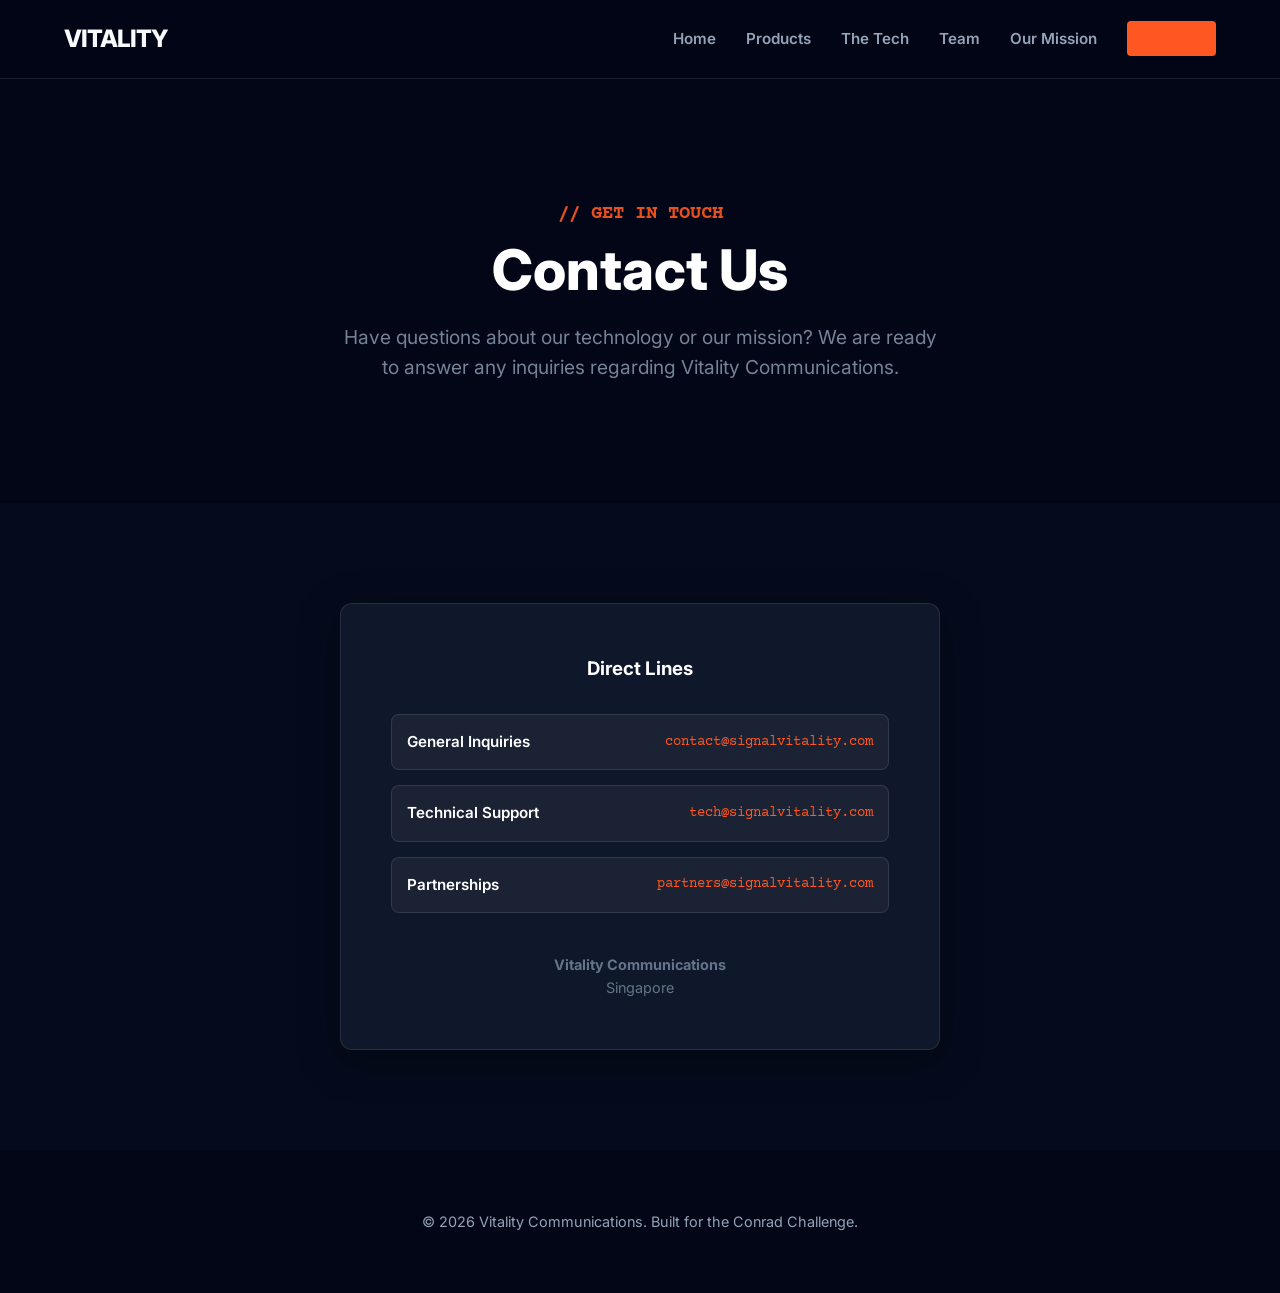
<file: contact.html>
<!DOCTYPE html>
<html lang="en">
<head>
    <!-- Google tag (gtag.js) -->
<script async src="https://www.googletagmanager.com/gtag/js?id=G-MPYQN17QH8"></script>
<script>
  window.dataLayer = window.dataLayer || [];
  function gtag(){dataLayer.push(arguments);}
  gtag('js', new Date());

  gtag('config', 'G-MPYQN17QH8');
</script>
    <meta charset="UTF-8">
    <meta name="viewport" content="width=device-width, initial-scale=1.0">
    <title>Contact | Vitality</title>
    
    <meta property="og:title" content="Contact Vitality Communications">
    <meta property="og:description" content="Get in touch with the Vitality team regarding technology, partnerships, or general inquiries.">
    <meta property="og:image" content="https://signalvitality.com/assets/img/clean.png">
    
    <link rel="icon" type="image/svg+xml" href="assets/img/favicon.svg">
    <link rel="preconnect" href="https://fonts.googleapis.com">
    <link href="https://fonts.googleapis.com/css2?family=Inter:wght@400;600;800&family=Courier+Prime:wght@400;700&display=swap" rel="stylesheet">
    <link rel="stylesheet" href="css/style.css">
    <link rel="stylesheet" href="css/contact.css">
</head>
<body>
    <nav></nav>

    <main>
        <header class="hero" style="padding: 120px 20px; background-image: none; background-color: var(--bg-body);">
            <div class="container" style="text-align: center;">
                <p style="color: var(--primary-color); font-family: 'Courier Prime', monospace; margin-bottom: 10px; font-weight: 700;">// GET IN TOUCH</p>
                <h1 style="font-size: 3.5rem;">Contact Us</h1>
                <p style="max-width: 600px; margin: 0 auto; opacity: 0.8; color: var(--text-muted);">
                    Have questions about our technology or our mission? We are ready to answer any inquiries regarding Vitality Communications.
                </p>
            </div>
        </header>

        <section class="reveal">
            <div class="container" style="display: flex; justify-content: center;">
                
                <div style="background: var(--bg-card); padding: 50px; border-radius: 12px; border: 1px solid var(--border-color); text-align: center; max-width: 600px; width: 100%; box-shadow: 0 10px 40px rgba(0,0,0,0.4);">

                    <h3 style="color: white; margin-bottom: 30px;">Direct Lines</h3>

                    <a href="mailto:contact@signalvitality.com" class="contact-link">
                        <span class="contact-label">General Inquiries</span>
                        <span class="contact-email">contact@signalvitality.com</span>
                    </a>

                    <a href="mailto:tech@signalvitality.com" class="contact-link">
                        <span class="contact-label">Technical Support</span>
                        <span class="contact-email">tech@signalvitality.com</span>
                    </a>

                    <a href="mailto:partners@signalvitality.com" class="contact-link">
                        <span class="contact-label">Partnerships</span>
                        <span class="contact-email">partners@signalvitality.com</span>
                    </a>

                    <p style="margin-top: 40px; font-size: 0.9rem; color: #64748b; font-family: 'Inter', sans-serif;">
                        <strong>Vitality Communications</strong><br>
                        Singapore
                    </p>

                </div>

            </div>
        </section>
    </main>

    <footer>
        <p>&copy; 2026 Vitality Communications. Built for the Conrad Challenge.</p>
    </footer>

    <script src="js/nav.js" defer></script>
    <script src="js/reveal.js" defer></script>
</body>
</html>
</file>
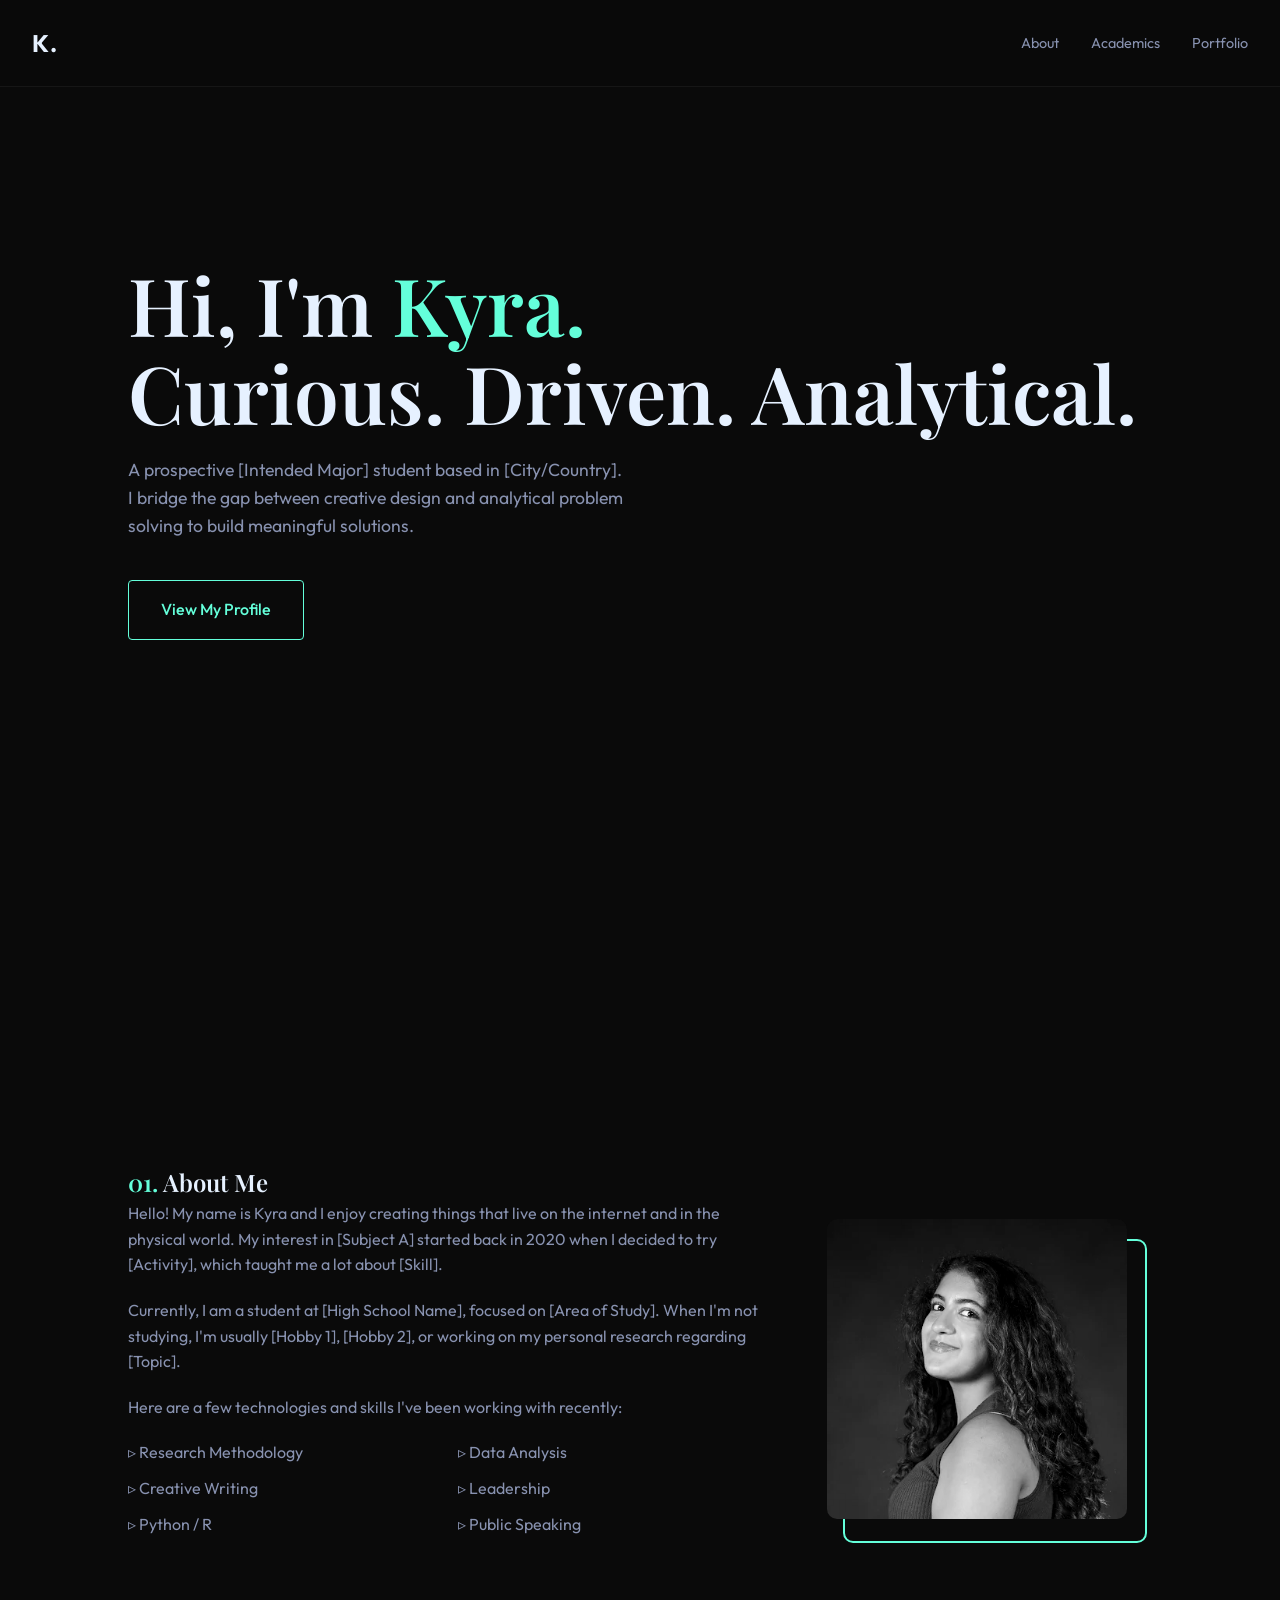
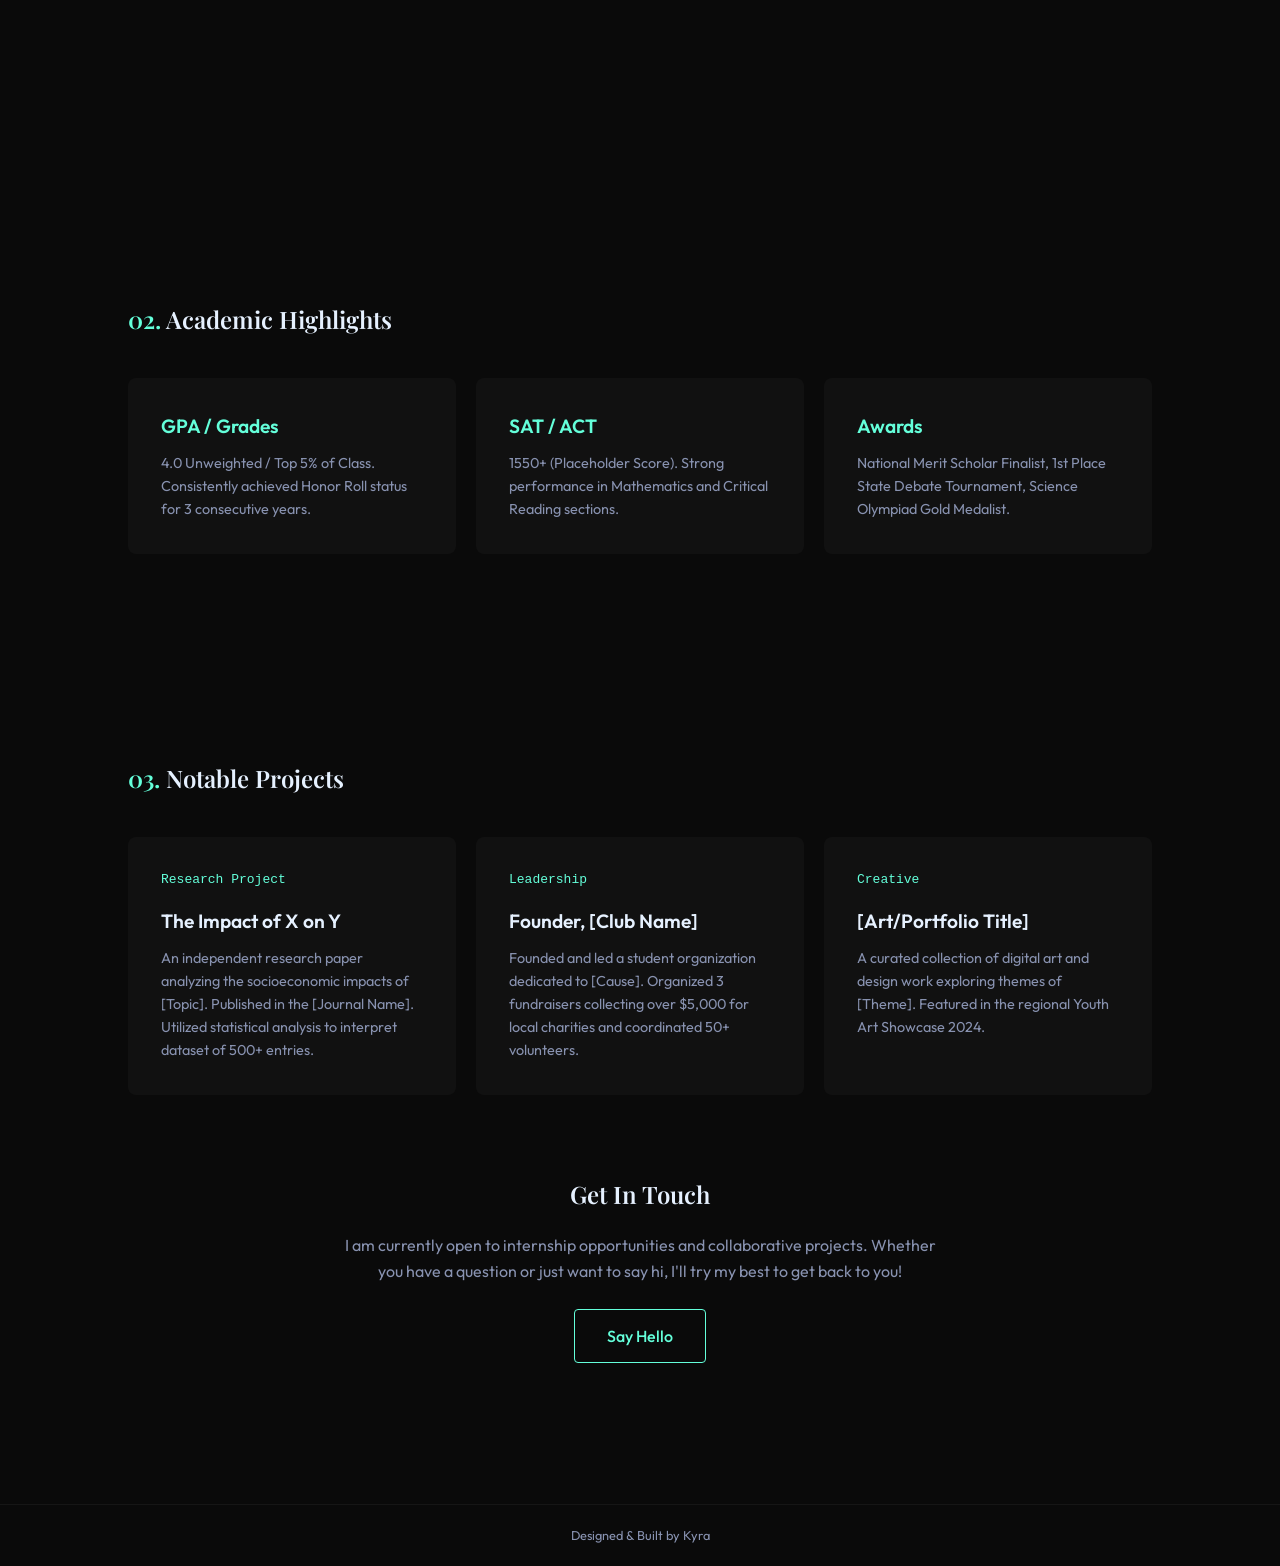
<file: kyra.html>
<!DOCTYPE html>
<html lang="en">
<head>
    <meta charset="UTF-8">
    <meta name="viewport" content="width=device-width, initial-scale=1.0">
    <title>Kyra | Portfolio</title>
    
    <link rel="preconnect" href="https://fonts.googleapis.com">
    <link rel="preconnect" href="https://fonts.gstatic.com" crossorigin>
    <link href="https://fonts.googleapis.com/css2?family=Outfit:wght@300;500;700&family=Playfair+Display:ital,wght@0,400;0,600;1,400&display=swap" rel="stylesheet">

    <style>
        :root {
            --bg-color: #0a0a0a;
            --card-bg: rgba(255, 255, 255, 0.03);
            --accent: #64ffda;
            --text-primary: #e6f1ff;
            --text-secondary: #8892b0;
            --font-heading: 'Playfair Display', serif;
            --font-body: 'Outfit', sans-serif;
            --transition: all 0.3s cubic-bezier(0.645, 0.045, 0.355, 1);
        }

        * {
            margin: 0;
            padding: 0;
            box-sizing: border-box;
        }

        body {
            background-color: var(--bg-color);
            color: var(--text-primary);
            font-family: var(--font-body);
            line-height: 1.6;
            overflow-x: hidden;
        }

        /* Scrollbar */
        ::-webkit-scrollbar {
            width: 8px;
        }
        ::-webkit-scrollbar-track {
            background: var(--bg-color);
        }
        ::-webkit-scrollbar-thumb {
            background: #333;
            border-radius: 4px;
        }

        /* Typography */
        h1, h2, h3 {
            font-family: var(--font-heading);
            font-weight: 600;
            color: var(--text-primary);
        }

        .highlight {
            color: var(--accent);
            position: relative;
            display: inline-block;
        }

        /* Navigation */
        nav {
            position: fixed;
            top: 0;
            width: 100%;
            padding: 1.5rem 2rem;
            display: flex;
            justify-content: space-between;
            align-items: center;
            background: rgba(10, 10, 10, 0.85);
            backdrop-filter: blur(10px);
            z-index: 100;
            border-bottom: 1px solid rgba(255,255,255,0.05);
        }

        .logo {
            font-size: 1.5rem;
            font-weight: 700;
            letter-spacing: 1px;
        }

        .nav-links {
            display: flex;
            gap: 2rem;
        }

        .nav-links a {
            color: var(--text-secondary);
            text-decoration: none;
            font-size: 0.9rem;
            transition: var(--transition);
        }

        .nav-links a:hover {
            color: var(--accent);
        }

        /* Layout */
        section {
            padding: 100px 10%;
            min-height: 100vh;
            display: flex;
            flex-direction: column;
            justify-content: center;
        }

        /* Hero Section */
        .hero {
            position: relative;
            align-items: flex-start;
        }

        .hero h1 {
            font-size: clamp(40px, 8vw, 80px);
            line-height: 1.1;
            margin-bottom: 20px;
            opacity: 0;
            animation: fadeUp 0.8s forwards 0.2s;
        }

        .hero p {
            color: var(--text-secondary);
            max-width: 500px;
            font-size: 1.1rem;
            margin-bottom: 40px;
            opacity: 0;
            animation: fadeUp 0.8s forwards 0.4s;
        }

        .cta-btn {
            padding: 1rem 2rem;
            border: 1px solid var(--accent);
            color: var(--accent);
            background: transparent;
            text-decoration: none;
            border-radius: 4px;
            font-weight: 500;
            transition: var(--transition);
            opacity: 0;
            animation: fadeUp 0.8s forwards 0.6s;
        }

        .cta-btn:hover {
            background: rgba(100, 255, 218, 0.1);
        }

        /* About Section */
        .about-content {
            display: grid;
            grid-template-columns: 2fr 1fr;
            gap: 50px;
            align-items: center;
        }

        .about-text p {
            margin-bottom: 20px;
            color: var(--text-secondary);
        }

        .profile-img-container {
            position: relative;
            width: 300px;
            height: 300px;
        }

        .profile-img {
            width: 100%;
            height: 100%;
            object-fit: cover;
            object-position: top center; /* Centers the face in the square crop */
            border-radius: 10px;
            filter: grayscale(100%) contrast(1.1);
            transition: var(--transition);
            position: relative;
            z-index: 2;
        }

        .profile-img-container::after {
            content: '';
            position: absolute;
            top: 20px;
            right: -20px;
            width: 100%;
            height: 100%;
            border: 2px solid var(--accent);
            border-radius: 10px;
            z-index: 1;
            transition: var(--transition);
        }

        .profile-img-container:hover .profile-img {
            filter: none;
        }

        .profile-img-container:hover::after {
            top: 10px;
            right: -10px;
        }

        /* Stats/Cards Section */
        .grid-container {
            display: grid;
            grid-template-columns: repeat(auto-fit, minmax(250px, 1fr));
            gap: 20px;
            margin-top: 40px;
        }

        .card {
            background: var(--card-bg);
            padding: 2rem;
            border-radius: 8px;
            transition: var(--transition);
            border: 1px solid transparent;
        }

        .card:hover {
            transform: translateY(-5px);
            border-color: var(--accent);
        }

        .card h3 {
            font-family: var(--font-body);
            margin-bottom: 10px;
            font-size: 1.2rem;
        }

        .card p {
            font-size: 0.9rem;
            color: var(--text-secondary);
        }

        /* Animations */
        @keyframes fadeUp {
            from {
                opacity: 0;
                transform: translateY(20px);
            }
            to {
                opacity: 1;
                transform: translateY(0);
            }
        }

        .reveal {
            opacity: 0;
            transform: translateY(30px);
            transition: all 0.8s ease-out;
        }

        .reveal.active {
            opacity: 1;
            transform: translateY(0);
        }

        /* Responsive */
        @media (max-width: 768px) {
            .about-content {
                grid-template-columns: 1fr;
            }
            section {
                padding: 80px 5%;
            }
            .profile-img-container {
                margin: 0 auto;
            }
        }
    </style>
</head>
<body>

    <nav>
        <div class="logo">K.</div>
        <div class="nav-links">
            <a href="#about">About</a>
            <a href="#academics">Academics</a>
            <a href="#projects">Portfolio</a>
        </div>
    </nav>

    <section class="hero">
        <h1 class="font-heading">Hi, I'm <span class="highlight">Kyra.</span><br>
        Curious. Driven. Analytical.</h1>
        <p>A prospective [Intended Major] student based in [City/Country]. I bridge the gap between creative design and analytical problem solving to build meaningful solutions.</p>
        <a href="#about" class="cta-btn">View My Profile</a>
    </section>

    <section id="about">
        <h2 class="section-title reveal"><span class="highlight">01.</span> About Me</h2>
        <div class="about-content reveal">
            <div class="about-text">
                <p>
                    Hello! My name is Kyra and I enjoy creating things that live on the internet and in the physical world. My interest in [Subject A] started back in 2020 when I decided to try [Activity], which taught me a lot about [Skill].
                </p>
                <p>
                    Currently, I am a student at [High School Name], focused on [Area of Study]. When I'm not studying, I'm usually [Hobby 1], [Hobby 2], or working on my personal research regarding [Topic].
                </p>
                <p>Here are a few technologies and skills I've been working with recently:</p>
                <ul style="display: grid; grid-template-columns: 1fr 1fr; gap: 10px; list-style: none; color: var(--text-secondary); margin-top: 10px;">
                    <li>▹ Research Methodology</li>
                    <li>▹ Data Analysis</li>
                    <li>▹ Creative Writing</li>
                    <li>▹ Leadership</li>
                    <li>▹ Python / R</li>
                    <li>▹ Public Speaking</li>
                </ul>
            </div>
            <div class="profile-img-container">
                <img src="/assets/img/kyra.jpg" alt="Kyra" class="profile-img">
            </div>
        </div>
    </section>

    <section id="academics" style="min-height: auto; padding-bottom: 50px;">
        <h2 class="section-title reveal"><span class="highlight">02.</span> Academic Highlights</h2>
        <div class="grid-container reveal">
            <div class="card">
                <h3 class="highlight">GPA / Grades</h3>
                <p>4.0 Unweighted / Top 5% of Class. Consistently achieved Honor Roll status for 3 consecutive years.</p>
            </div>
            <div class="card">
                <h3 class="highlight">SAT / ACT</h3>
                <p>1550+ (Placeholder Score). Strong performance in Mathematics and Critical Reading sections.</p>
            </div>
            <div class="card">
                <h3 class="highlight">Awards</h3>
                <p>National Merit Scholar Finalist, 1st Place State Debate Tournament, Science Olympiad Gold Medalist.</p>
            </div>
        </div>
    </section>

    <section id="projects">
        <h2 class="section-title reveal"><span class="highlight">03.</span> Notable Projects</h2>
        <div class="grid-container reveal">
            <div class="card">
                <div style="margin-bottom: 15px; color: var(--accent); font-family: monospace;">Research Project</div>
                <h3>The Impact of X on Y</h3>
                <p>An independent research paper analyzing the socioeconomic impacts of [Topic]. Published in the [Journal Name]. Utilized statistical analysis to interpret dataset of 500+ entries.</p>
            </div>
            
            <div class="card">
                <div style="margin-bottom: 15px; color: var(--accent); font-family: monospace;">Leadership</div>
                <h3>Founder, [Club Name]</h3>
                <p>Founded and led a student organization dedicated to [Cause]. Organized 3 fundraisers collecting over $5,000 for local charities and coordinated 50+ volunteers.</p>
            </div>

            <div class="card">
                <div style="margin-bottom: 15px; color: var(--accent); font-family: monospace;">Creative</div>
                <h3>[Art/Portfolio Title]</h3>
                <p>A curated collection of digital art and design work exploring themes of [Theme]. Featured in the regional Youth Art Showcase 2024.</p>
            </div>
        </div>
        
        <div style="text-align: center; margin-top: 80px;" class="reveal">
            <h2 style="margin-bottom: 20px;">Get In Touch</h2>
            <p style="color: var(--text-secondary); max-width: 600px; margin: 0 auto 40px auto;">
                I am currently open to internship opportunities and collaborative projects. Whether you have a question or just want to say hi, I'll try my best to get back to you!
            </p>
            <a href="mailto:kyra@example.com" class="cta-btn">Say Hello</a>
        </div>
    </section>

    <footer style="text-align: center; padding: 20px; color: var(--text-secondary); font-size: 0.8rem; border-top: 1px solid rgba(255,255,255,0.05);">
        <p>Designed & Built by Kyra</p>
    </footer>

    <script src="js/reveal.js"></script>
</body>
</html>
</file>
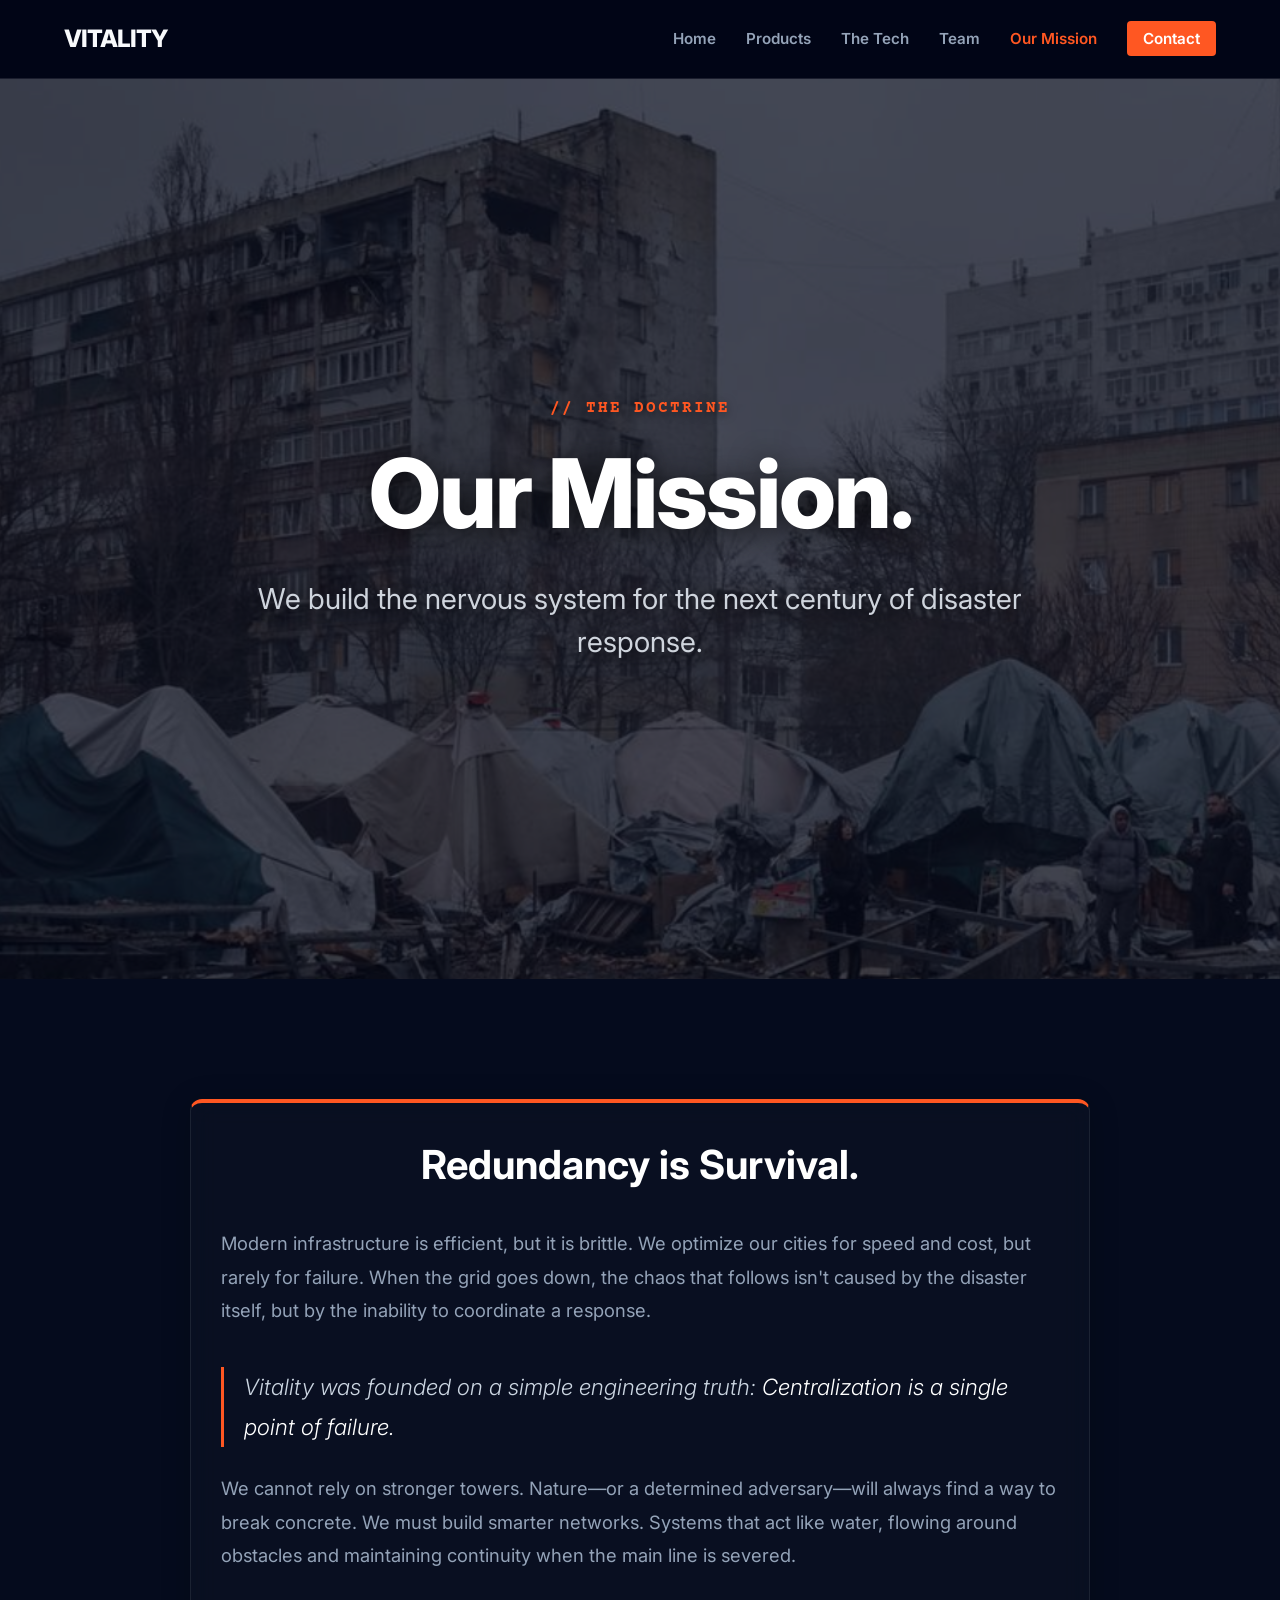
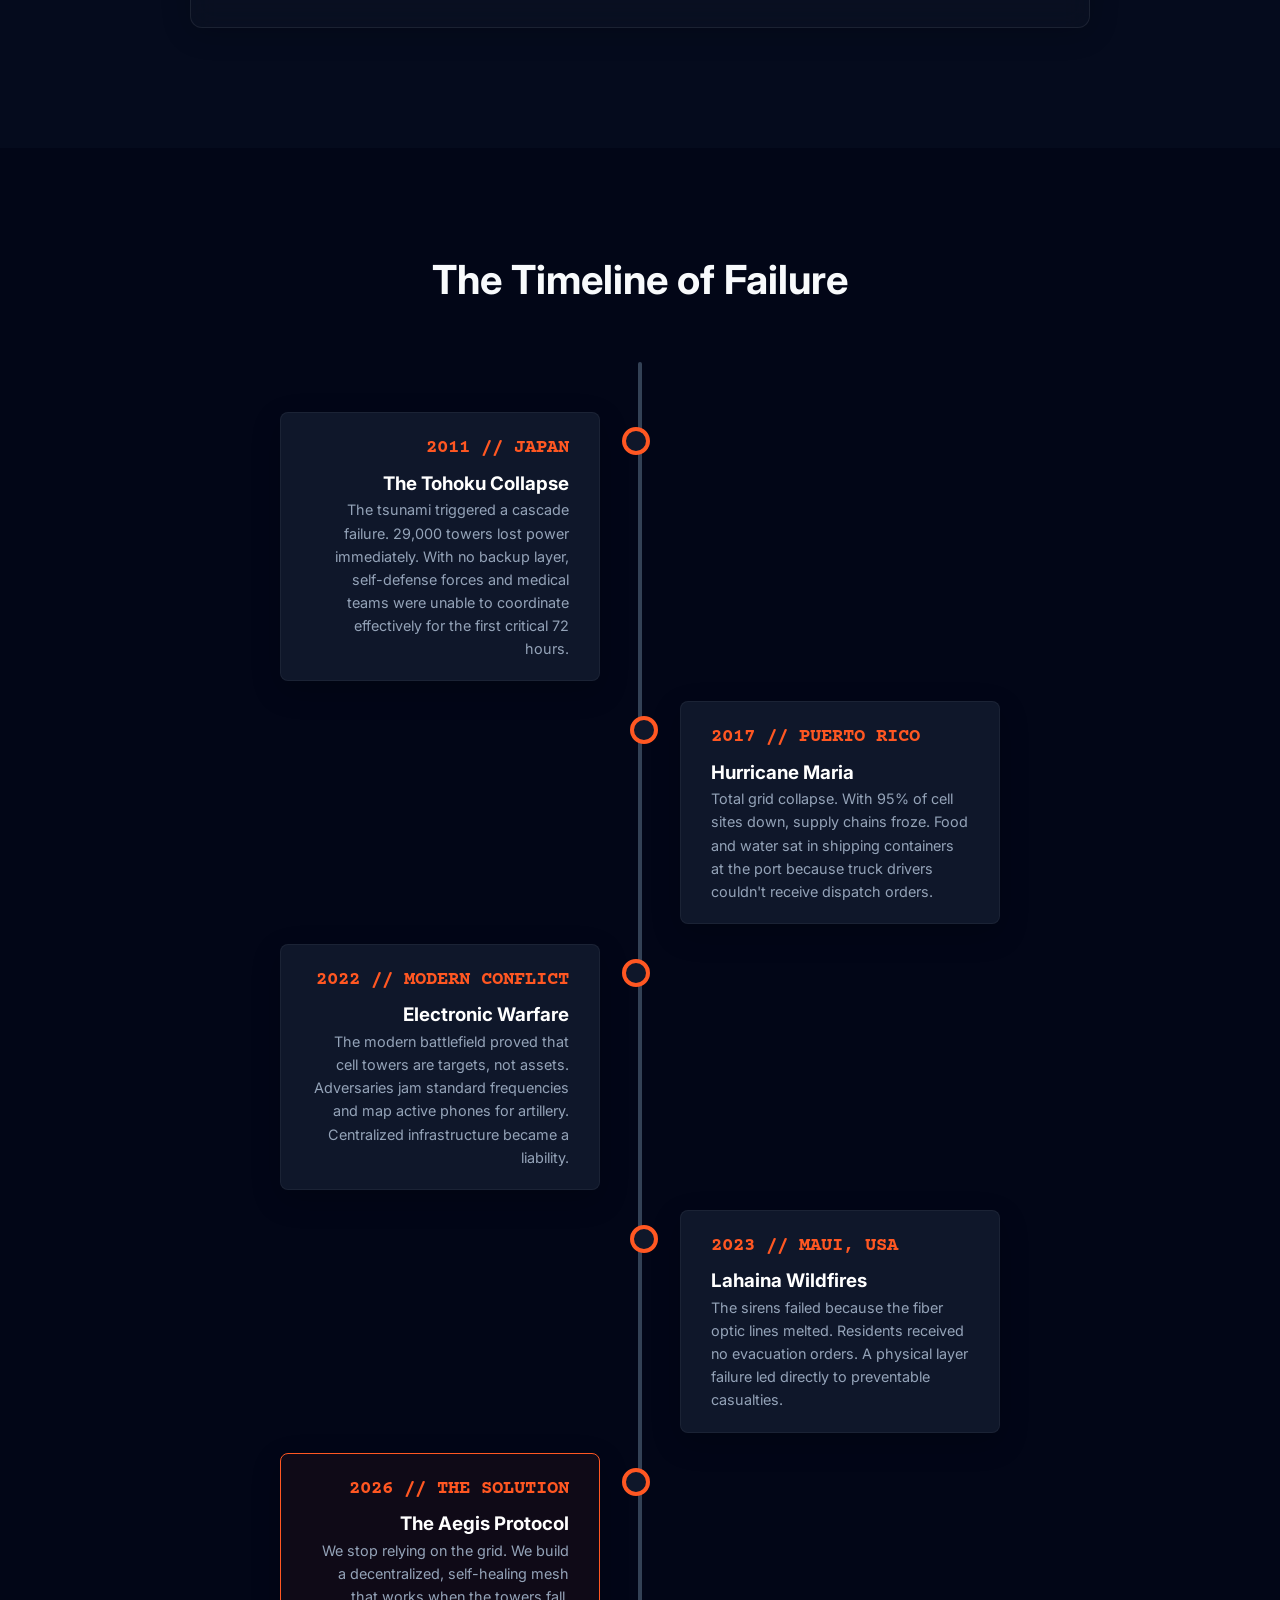
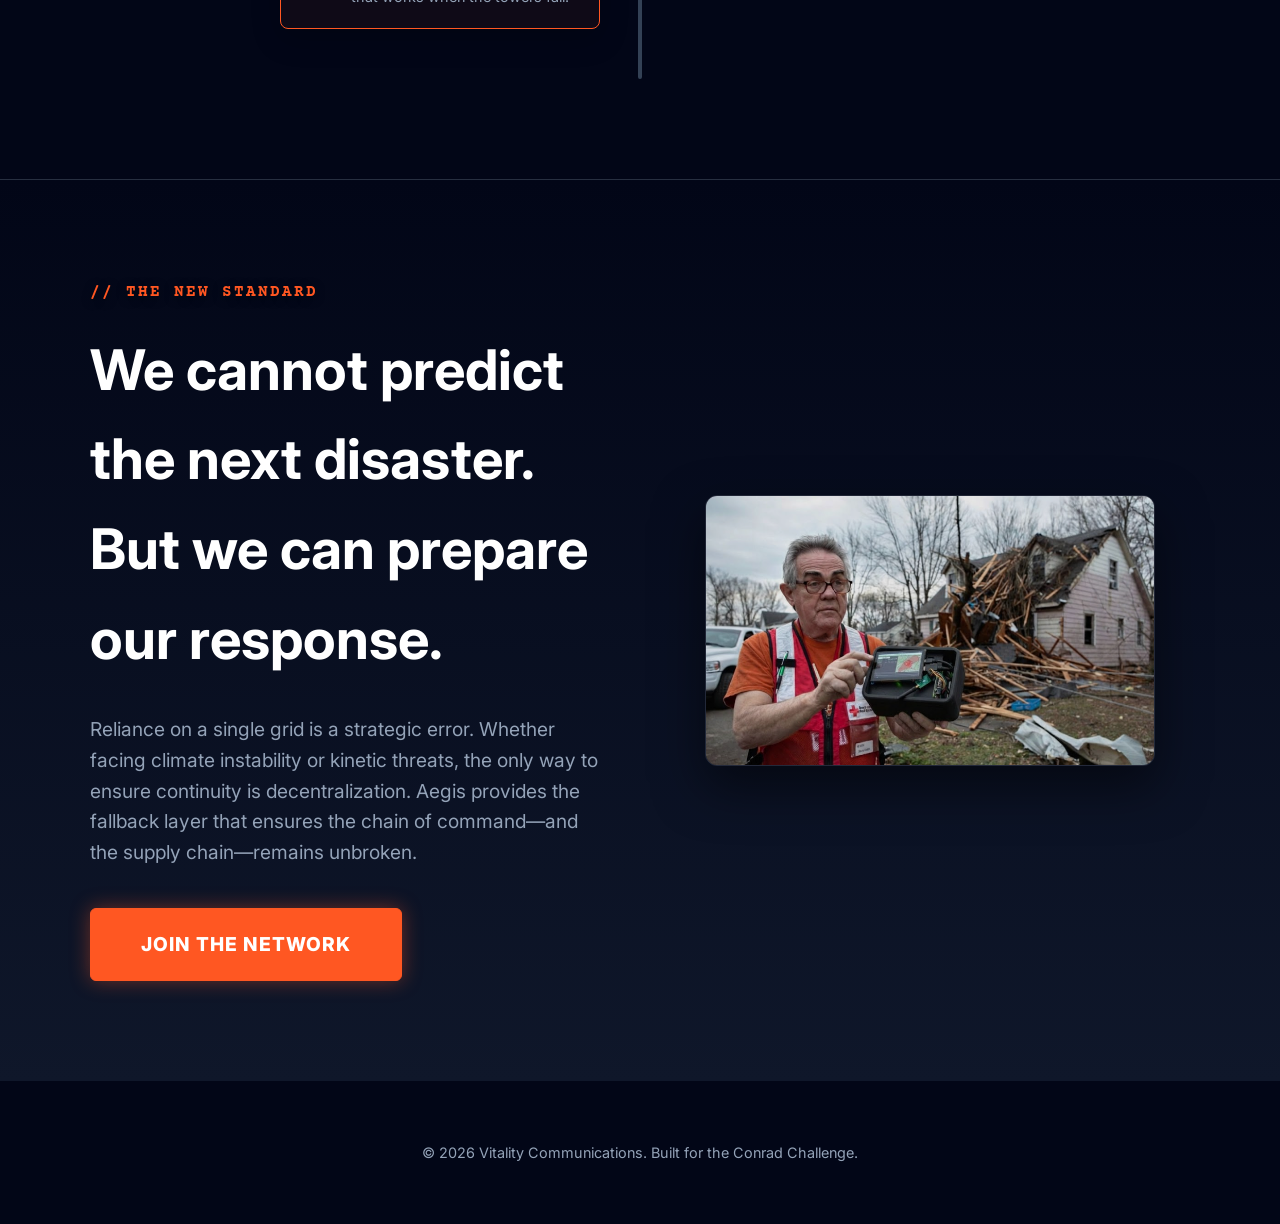
<file: mission.html>
<!DOCTYPE html>
<html lang="en">
<head>
    <!-- Google tag (gtag.js) -->
<script async src="https://www.googletagmanager.com/gtag/js?id=G-MPYQN17QH8"></script>
<script>
  window.dataLayer = window.dataLayer || [];
  function gtag(){dataLayer.push(arguments);}
  gtag('js', new Date());

  gtag('config', 'G-MPYQN17QH8');
</script>
    <meta charset="UTF-8">
    <meta name="viewport" content="width=device-width, initial-scale=1.0">
    <title>Our Mission | Vitality</title>
    
    <meta property="og:title" content="The Aegis Mission">
    <meta property="og:description" content="Why we build resilient systems for a fragile world.">
    <meta property="og:image" content="https://signalvitality.com/assets/img/clean.png">
    
    <link rel="icon" type="image/svg+xml" href="assets/img/favicon.svg">
    <link rel="preconnect" href="https://fonts.googleapis.com">
    <link href="https://fonts.googleapis.com/css2?family=Inter:wght@400;600;800&family=Courier+Prime:wght@400;700&display=swap" rel="stylesheet">
    <link rel="stylesheet" href="css/style.css">
    <link rel="stylesheet" href="css/mission.css">
</head>
<body>
    <nav></nav>

    <main>
        <header class="mission-hero skeleton-bg">
            <div class="hero-overlay"></div>
            <img class="hero-bg-img img-fade-in" src="assets/img/disaster.jpg" alt="Disaster Response">

            <div class="container hero-content">
                <p class="tagline">// THE DOCTRINE</p>
                <h1 class="mission-title">Our Mission.</h1>
                <p class="mission-lead">We build the nervous system for the next century of disaster response.</p>
            </div>

            <div class="scroll-indicator">
                SCROLL TO EXPLORE
                <span>&darr;</span>
            </div>
        </header>

        <section class="reveal statement-section">
            <div class="container">
                <div class="statement-card glass-card">
                    <h2 class="statement-heading">Redundancy is Survival.</h2>
                    <div class="statement-body">
                        <p>
                            Modern infrastructure is efficient, but it is brittle. We optimize our cities for speed and cost, but rarely for failure. When the grid goes down, the chaos that follows isn't caused by the disaster itself, but by the inability to coordinate a response.
                        </p>
                        <p class="highlight-text">
                            Vitality was founded on a simple engineering truth: <span style="color: white;">Centralization is a single point of failure.</span>
                        </p>
                        <p>
                            We cannot rely on stronger towers. Nature—or a determined adversary—will always find a way to break concrete. We must build smarter networks. Systems that act like water, flowing around obstacles and maintaining continuity when the main line is severed.
                        </p>
                    </div>
                </div>
            </div>
        </section>

        <section class="reveal">
            <div class="container">
                <h2 style="text-align: center; margin-bottom: 50px;">The Timeline of Failure</h2>
                <div class="timeline">

                    <div class="timeline-item left">
                        <div class="content">
                            <span class="year-tag">2011 // JAPAN</span>
                            <h3 style="color: white;">The Tohoku Collapse</h3>
                            <p style="color: #94a3b8; font-size: 0.9rem;">
                                The tsunami triggered a cascade failure. 29,000 towers lost power immediately. With no backup layer, self-defense forces and medical teams were unable to coordinate effectively for the first critical 72 hours.
                            </p>
                        </div>
                    </div>

                    <div class="timeline-item right">
                        <div class="content">
                            <span class="year-tag">2017 // PUERTO RICO</span>
                            <h3 style="color: white;">Hurricane Maria</h3>
                            <p style="color: #94a3b8; font-size: 0.9rem;">
                                Total grid collapse. With 95% of cell sites down, supply chains froze. Food and water sat in shipping containers at the port because truck drivers couldn't receive dispatch orders.
                            </p>
                        </div>
                    </div>

                    <div class="timeline-item left">
                        <div class="content">
                            <span class="year-tag">2022 // MODERN CONFLICT</span>
                            <h3 style="color: white;">Electronic Warfare</h3>
                            <p style="color: #94a3b8; font-size: 0.9rem;">
                                The modern battlefield proved that cell towers are targets, not assets. Adversaries jam standard frequencies and map active phones for artillery. Centralized infrastructure became a liability.
                            </p>
                        </div>
                    </div>

                    <div class="timeline-item right">
                        <div class="content">
                            <span class="year-tag">2023 // MAUI, USA</span>
                            <h3 style="color: white;">Lahaina Wildfires</h3>
                            <p style="color: #94a3b8; font-size: 0.9rem;">
                                The sirens failed because the fiber optic lines melted. Residents received no evacuation orders. A physical layer failure led directly to preventable casualties.
                            </p>
                        </div>
                    </div>

                    <div class="timeline-item left">
                        <div class="content" style="border-color: var(--primary-color); background: rgba(255, 87, 34, 0.05);">
                            <span class="year-tag">2026 // THE SOLUTION</span>
                            <h3 style="color: white;">The Aegis Protocol</h3>
                            <p style="color: #94a3b8; font-size: 0.9rem;">
                                We stop relying on the grid. We build a decentralized, self-healing mesh that works when the towers fall.
                            </p>
                        </div>
                    </div>

                </div>
            </div>
        </section>

        <section class="reveal cta-section-mission">
            <div class="container">
                <div class="mission-cta-grid">
                    <div class="mission-cta-text">
                        <p class="tagline">// THE NEW STANDARD</p>
                        <h2 class="cta-heading">We cannot predict the next disaster.<br>But we can prepare our response.</h2>
                        <p class="cta-text">
                            Reliance on a single grid is a strategic error. Whether facing climate instability or kinetic threats, the only way to ensure continuity is decentralization. Aegis provides the fallback layer that ensures the chain of command—and the supply chain—remains unbroken.
                        </p>
                        <a href="contact.html" class="btn btn-large-glow">Join the Network</a>
                    </div>
                    <div class="mission-cta-visual skeleton-bg">
                        <img src="assets/img/redcross-with-product.jpg" alt="Red Cross deployment using Aegis" class="mission-cta-img img-fade-in">
                    </div>
                </div>
            </div>
        </section>
    </main>

    <footer>
        <p>&copy; 2026 Vitality Communications. Built for the Conrad Challenge.</p>
    </footer>

    <script src="js/nav.js" defer></script>
    <script src="js/reveal.js" defer></script>
</body>
</html>
</file>
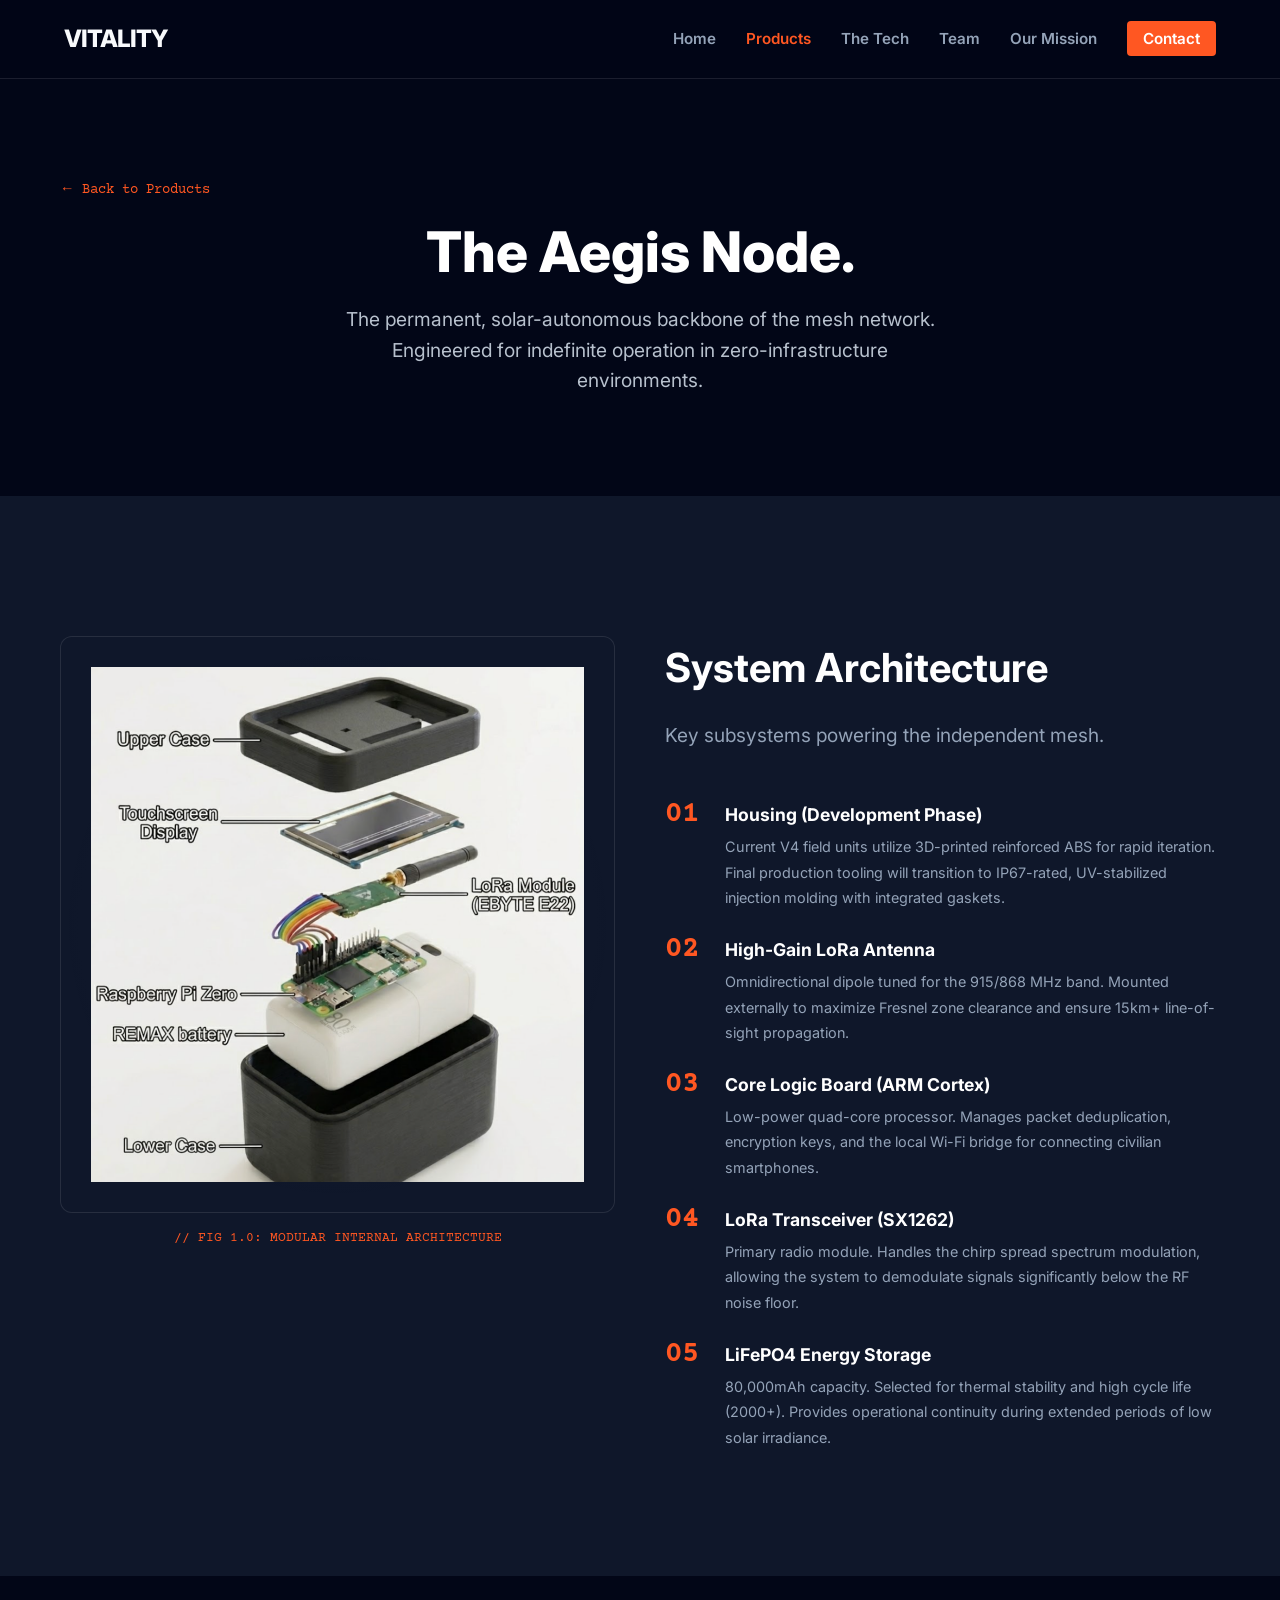
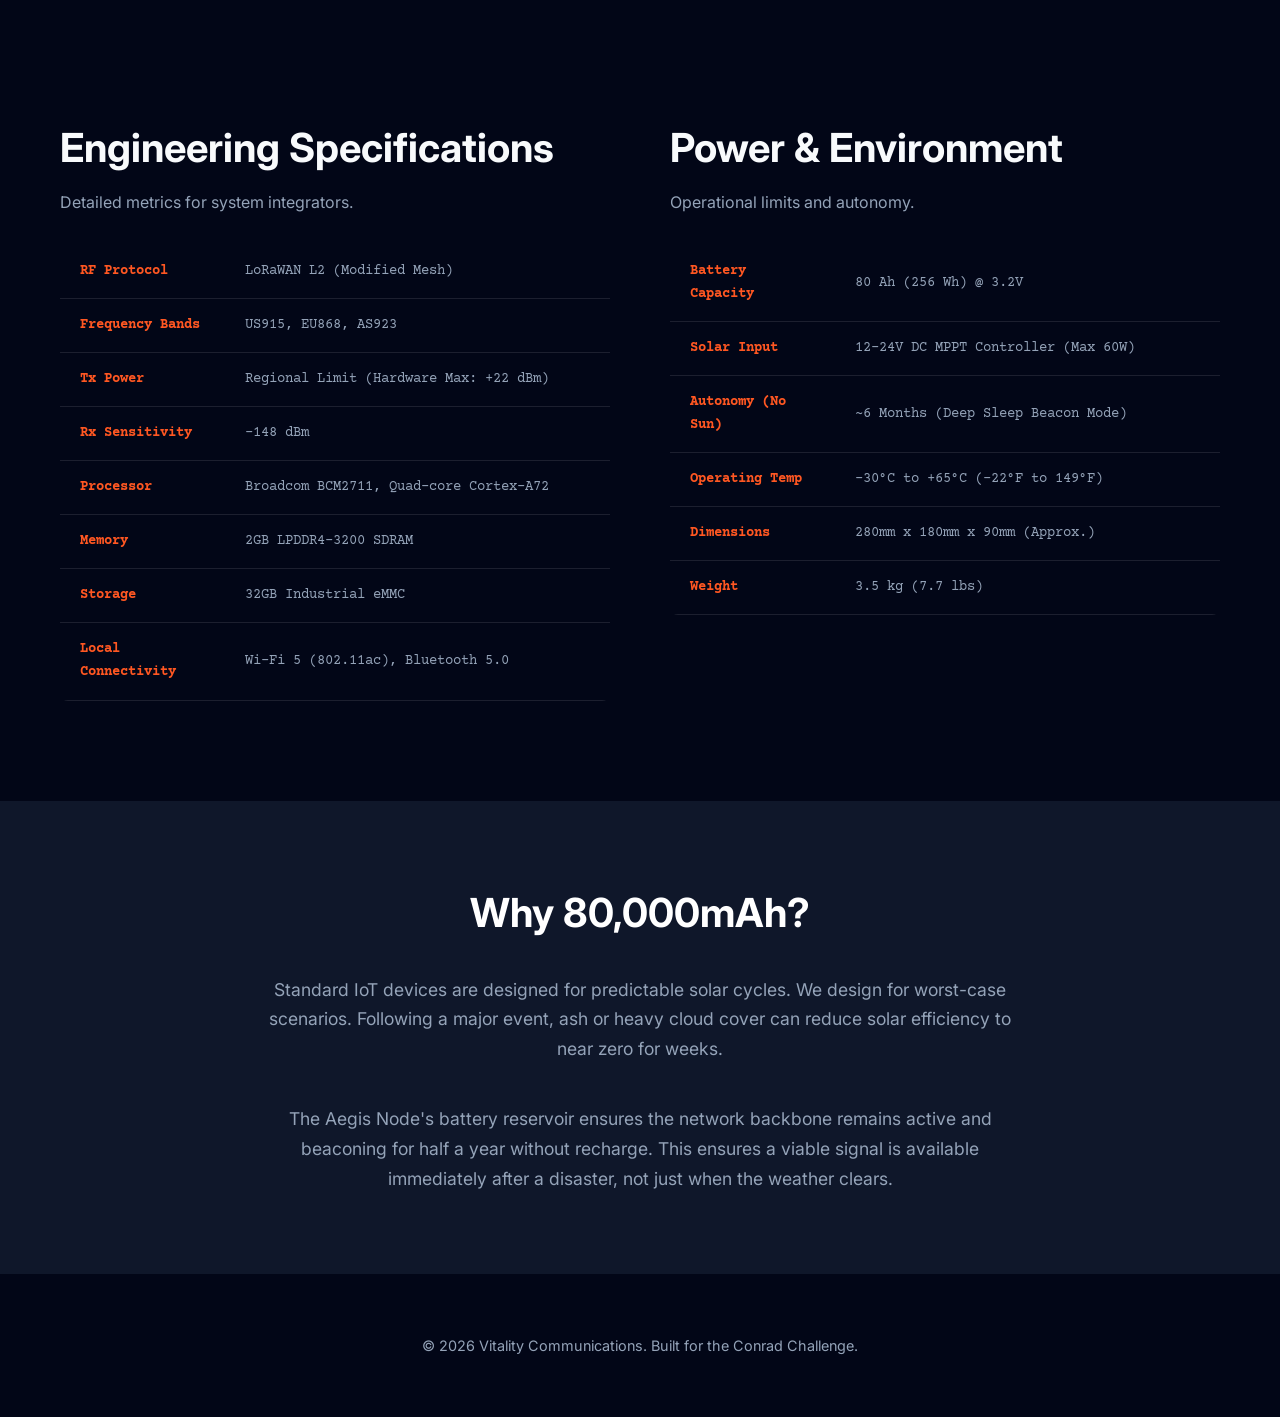
<file: node-details.html>
<!DOCTYPE html>
<html lang="en">
<head>
    <!-- Google tag (gtag.js) -->
<script async src="https://www.googletagmanager.com/gtag/js?id=G-MPYQN17QH8"></script>
<script>
  window.dataLayer = window.dataLayer || [];
  function gtag(){dataLayer.push(arguments);}
  gtag('js', new Date());

  gtag('config', 'G-MPYQN17QH8');
</script>
    <meta charset="UTF-8">
    <meta name="viewport" content="width=device-width, initial-scale=1.0">
    <title>Aegis Node | Technical Deep Dive</title>
    
    <meta property="og:title" content="Aegis Node: Technical Deep Dive">
    <meta property="og:description" content="Explore the internal architecture of the Aegis Public Node.">
    <meta property="og:image" content="https://signalvitality.com/assets/img/node-exploded.png">
    
    <link rel="icon" type="image/svg+xml" href="assets/img/favicon.svg">
    <link rel="preconnect" href="https://fonts.googleapis.com">
    <link href="https://fonts.googleapis.com/css2?family=Inter:wght@400;600;800&family=Courier+Prime:wght@400;700&display=swap" rel="stylesheet">
    <link rel="stylesheet" href="css/style.css">
    <link rel="stylesheet" href="css/node-details.css">
</head>
<body>
    <nav></nav>

    <main>
        <header class="hero" style="padding: 100px 20px; background-image: none; background-color: #020617;">
            <div class="container">
                <div style="display: flex; align-items: center; gap: 10px; margin-bottom: 20px;">
                    <a href="product.html" style="color: var(--primary-color); text-decoration: none; font-family: 'Courier Prime'; font-size: 0.9rem;">&larr; Back to Products</a>
                </div>
                <h1 style="font-size: 3.5rem;">The Aegis Node.</h1>
                <p style="opacity: 0.9; max-width: 600px; margin: 0 auto;">
                    The permanent, solar-autonomous backbone of the mesh network. Engineered for indefinite operation in zero-infrastructure environments.
                </p>
            </div>
        </header>

        <section class="reveal" style="background-color: #0F172A;">
            <div class="container">
                <div class="grid-2" style="align-items: start; gap: 50px;">
                    <div style="position: sticky; top: 100px;">
                        <div style="background: radial-gradient(circle at center, rgba(255,255,255,0.05) 0%, rgba(0,0,0,0) 70%); padding: 30px; border-radius: 12px; border: 1px solid rgba(255,255,255,0.1);">
                            <img src="assets/img/node-exploded.png" alt="Aegis Node Exploded View" style="width: 100%; height: auto; display: block;">
                        </div>
                        <p style="text-align: center; font-family: 'Courier Prime'; color: var(--primary-color); margin-top: 15px; font-size: 0.8rem;">// FIG 1.0: MODULAR INTERNAL ARCHITECTURE</p>
                    </div>

                    <div>
                        <h2 style="color: white; margin-bottom: 20px;">System Architecture</h2>
                        <p class="lead" style="color: #94a3b8;">Key subsystems powering the independent mesh.</p>

                        <ul class="component-list">
                            <li data-number="01">
                                <span class="component-header">Housing (Development Phase)</span>
                                <span class="component-desc">Current V4 field units utilize 3D-printed reinforced ABS for rapid iteration. Final production tooling will transition to IP67-rated, UV-stabilized injection molding with integrated gaskets.</span>
                            </li>
                            <li data-number="02">
                                <span class="component-header">High-Gain LoRa Antenna</span>
                                <span class="component-desc">Omnidirectional dipole tuned for the 915/868 MHz band. Mounted externally to maximize Fresnel zone clearance and ensure 15km+ line-of-sight propagation.</span>
                            </li>
                            <li data-number="03">
                                <span class="component-header">Core Logic Board (ARM Cortex)</span>
                                <span class="component-desc">Low-power quad-core processor. Manages packet deduplication, encryption keys, and the local Wi-Fi bridge for connecting civilian smartphones.</span>
                            </li>
                            <li data-number="04">
                                <span class="component-header">LoRa Transceiver (SX1262)</span>
                                <span class="component-desc">Primary radio module. Handles the chirp spread spectrum modulation, allowing the system to demodulate signals significantly below the RF noise floor.</span>
                            </li>
                            <li data-number="05">
                                <span class="component-header">LiFePO4 Energy Storage</span>
                                <span class="component-desc">80,000mAh capacity. Selected for thermal stability and high cycle life (2000+). Provides operational continuity during extended periods of low solar irradiance.</span>
                            </li>
                        </ul>
                    </div>
                </div>
            </div>
        </section>

        <section class="reveal">
            <div class="container">
                <div class="grid-2" style="gap: 60px;">
                    <div>
                        <h2>Engineering Specifications</h2>
                        <p style="color: #94a3b8; margin-bottom: 30px;">Detailed metrics for system integrators.</p>

                        <table class="spec-table">
                            <tbody>
                                <tr><td>RF Protocol</td><td>LoRaWAN L2 (Modified Mesh)</td></tr>
                                <tr><td>Frequency Bands</td><td>US915, EU868, AS923</td></tr>
                                <tr><td>Tx Power</td><td>Regional Limit (Hardware Max: +22 dBm)</td></tr>
                                <tr><td>Rx Sensitivity</td><td>-148 dBm</td></tr>
                                <tr><td>Processor</td><td>Broadcom BCM2711, Quad-core Cortex-A72</td></tr>
                                <tr><td>Memory</td><td>2GB LPDDR4-3200 SDRAM</td></tr>
                                <tr><td>Storage</td><td>32GB Industrial eMMC</td></tr>
                                <tr><td>Local Connectivity</td><td>Wi-Fi 5 (802.11ac), Bluetooth 5.0</td></tr>
                            </tbody>
                        </table>
                    </div>
                    
                    <div>
                        <h2>Power & Environment</h2>
                        <p style="color: #94a3b8; margin-bottom: 30px;">Operational limits and autonomy.</p>

                        <table class="spec-table">
                            <tbody>
                                <tr><td>Battery Capacity</td><td>80 Ah (256 Wh) @ 3.2V</td></tr>
                                <tr><td>Solar Input</td><td>12-24V DC MPPT Controller (Max 60W)</td></tr>
                                <tr><td>Autonomy (No Sun)</td><td>~6 Months (Deep Sleep Beacon Mode)</td></tr>
                                <tr><td>Operating Temp</td><td>-30°C to +65°C (-22°F to 149°F)</td></tr>
                                <tr><td>Dimensions</td><td>280mm x 180mm x 90mm (Approx.)</td></tr>
                                <tr><td>Weight</td><td>3.5 kg (7.7 lbs)</td></tr>
                            </tbody>
                        </table>
                    </div>
                </div>
            </div>
        </section>

        <section class="reveal" style="background-color: #0F172A; text-align: center; padding: 80px 20px;">
            <div class="container" style="max-width: 800px;">
                <h2 style="color: white; margin-bottom: 30px;">Why 80,000mAh?</h2>
                <p style="color: #94a3b8; font-size: 1.1rem; line-height: 1.7; margin-bottom: 40px;">
                    Standard IoT devices are designed for predictable solar cycles. We design for worst-case scenarios. Following a major event, ash or heavy cloud cover can reduce solar efficiency to near zero for weeks.
                </p>
                <p style="color: #94a3b8; font-size: 1.1rem; line-height: 1.7;">
                    The Aegis Node's battery reservoir ensures the network backbone remains active and beaconing for half a year without recharge. This ensures a viable signal is available immediately after a disaster, not just when the weather clears.
                </p>
            </div>
        </section>
    </main>

    <footer>
        <p>&copy; 2026 Vitality Communications. Built for the Conrad Challenge.</p>
    </footer>

    <script src="js/nav.js" defer></script>
    <script src="js/reveal.js" defer></script>
</body>
</html>
</file>
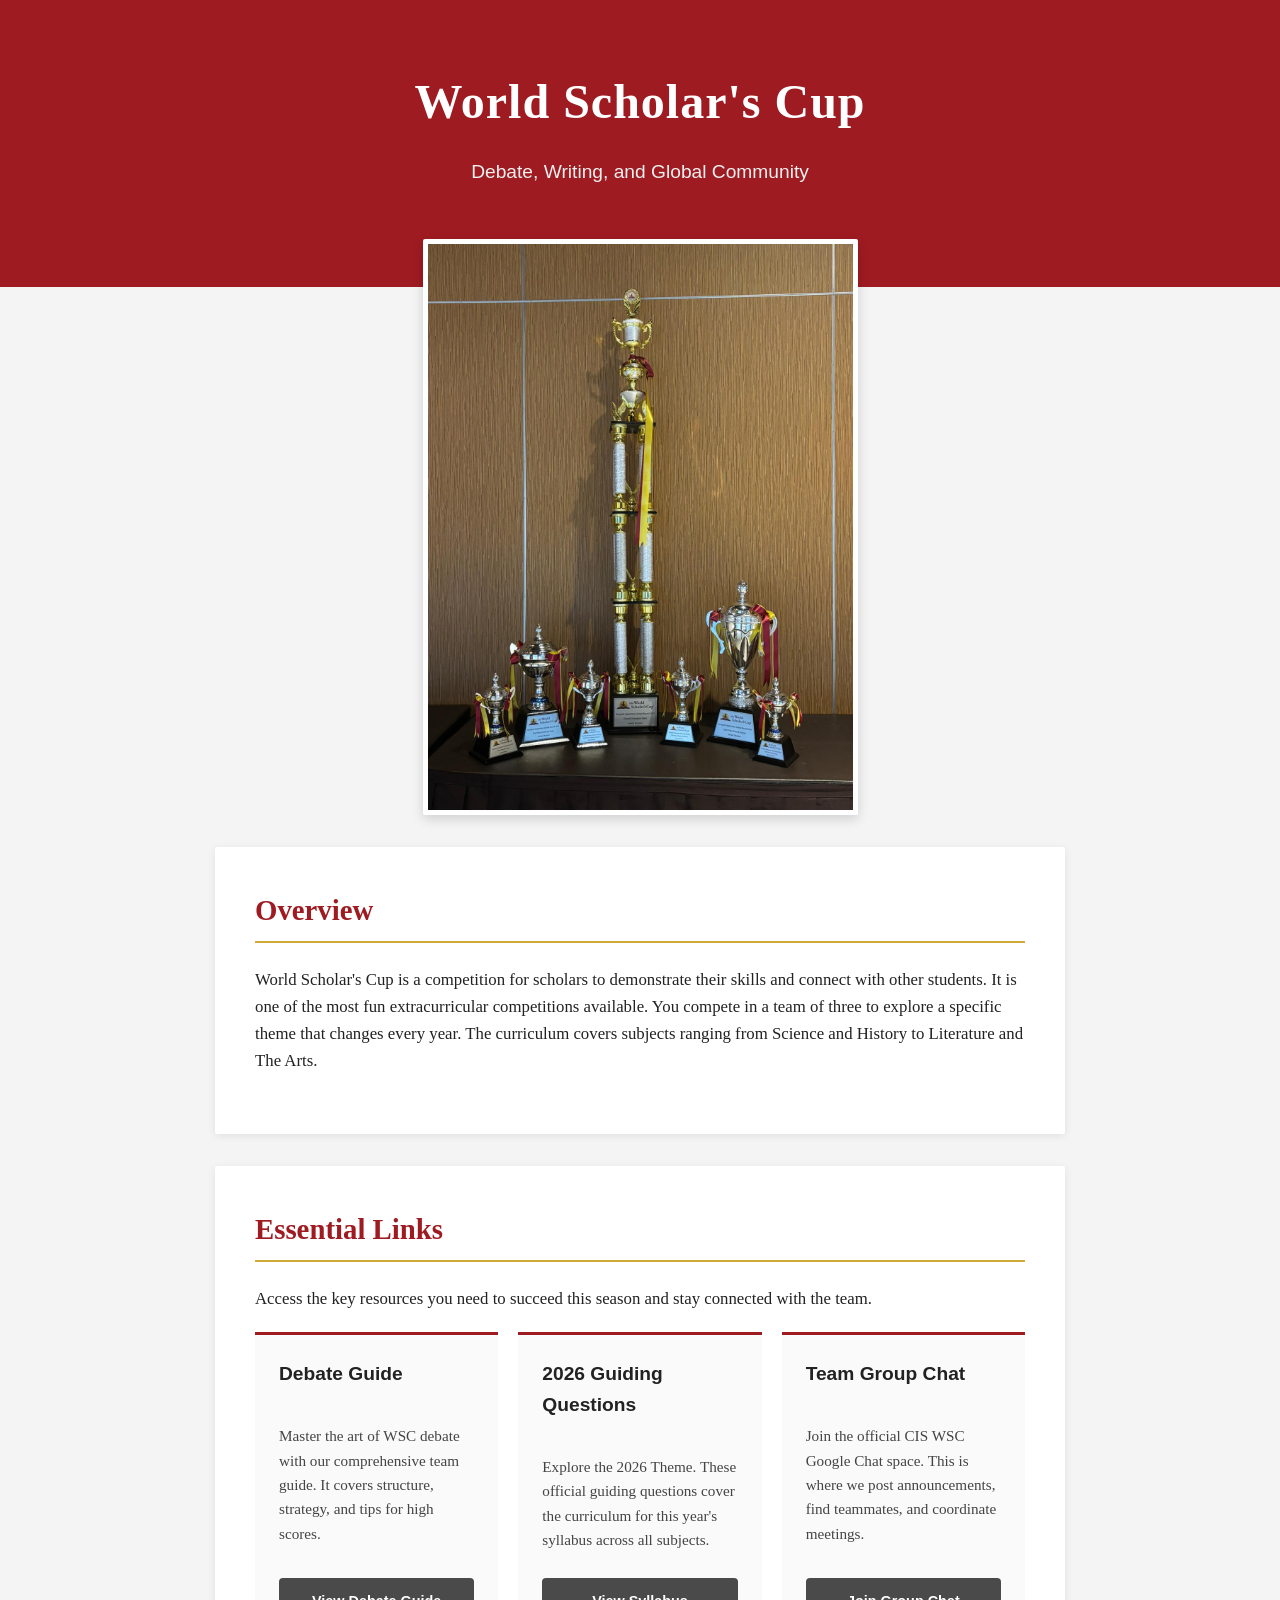
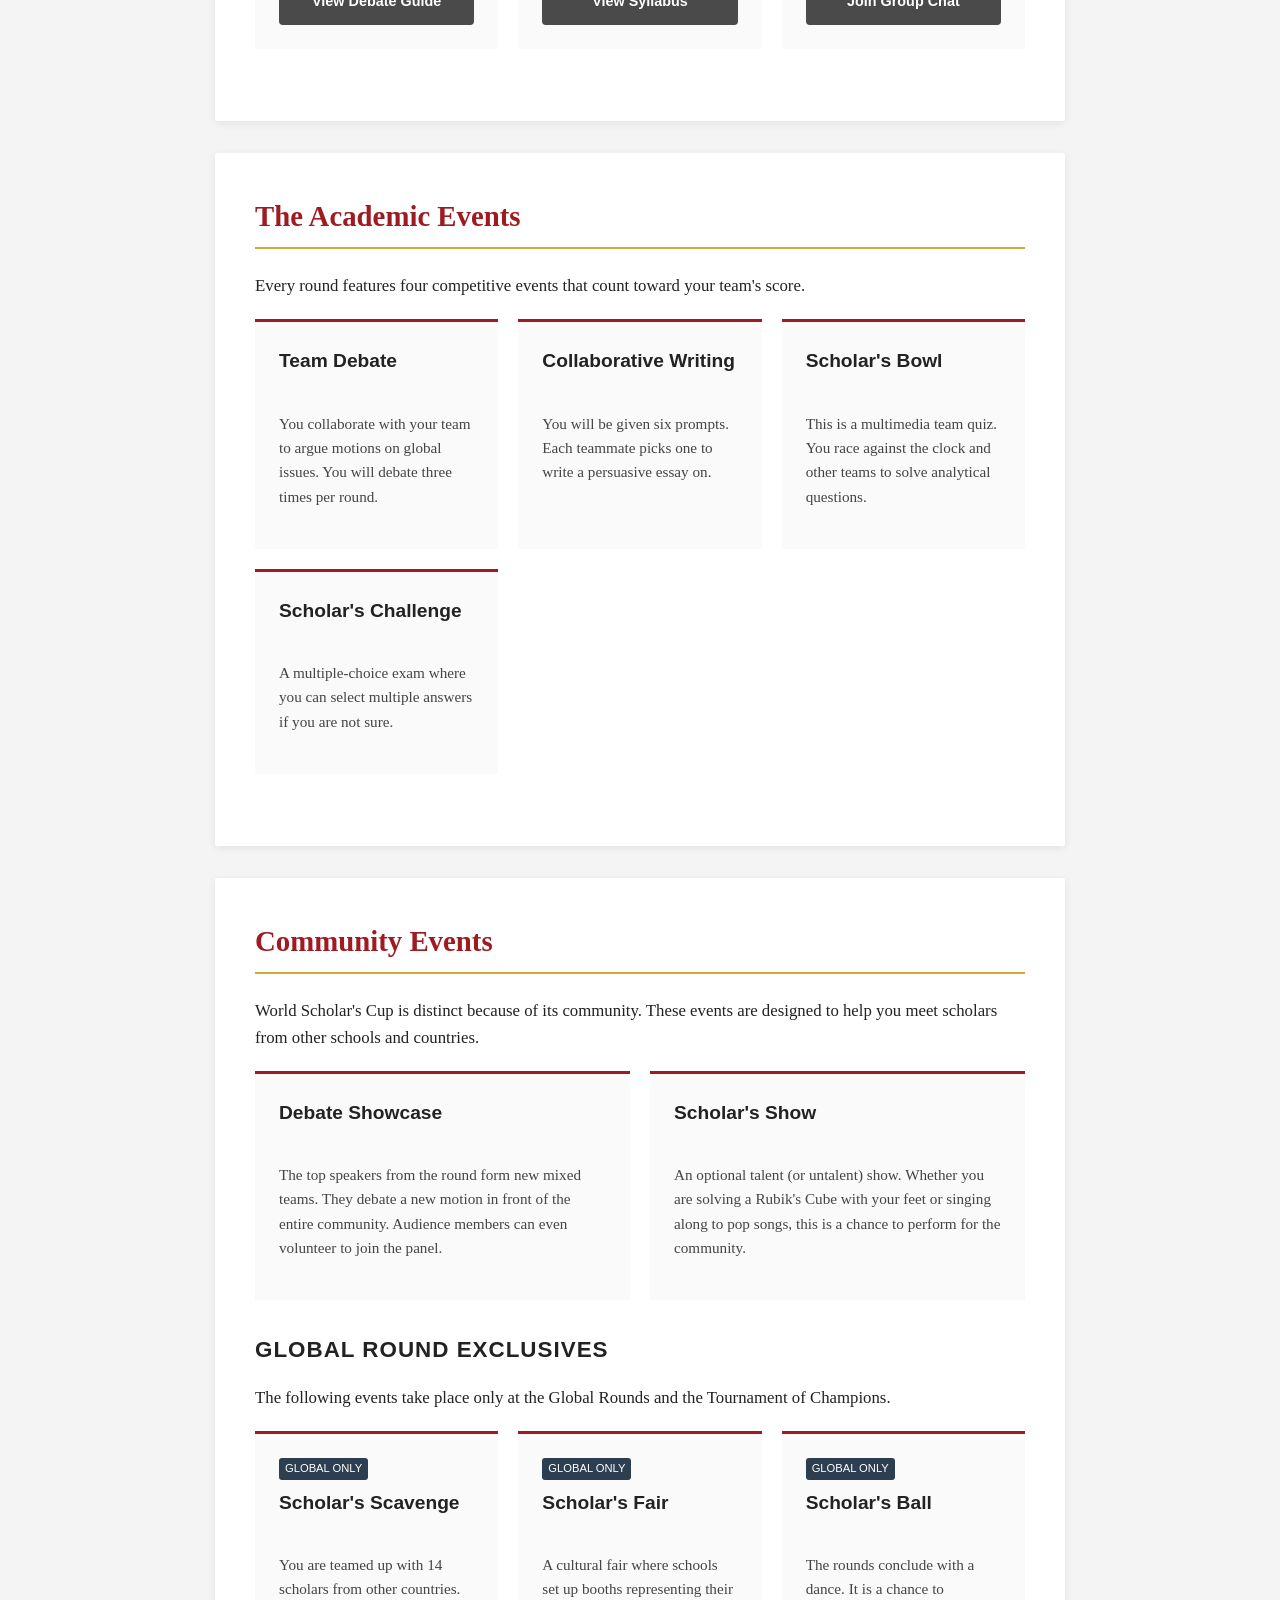
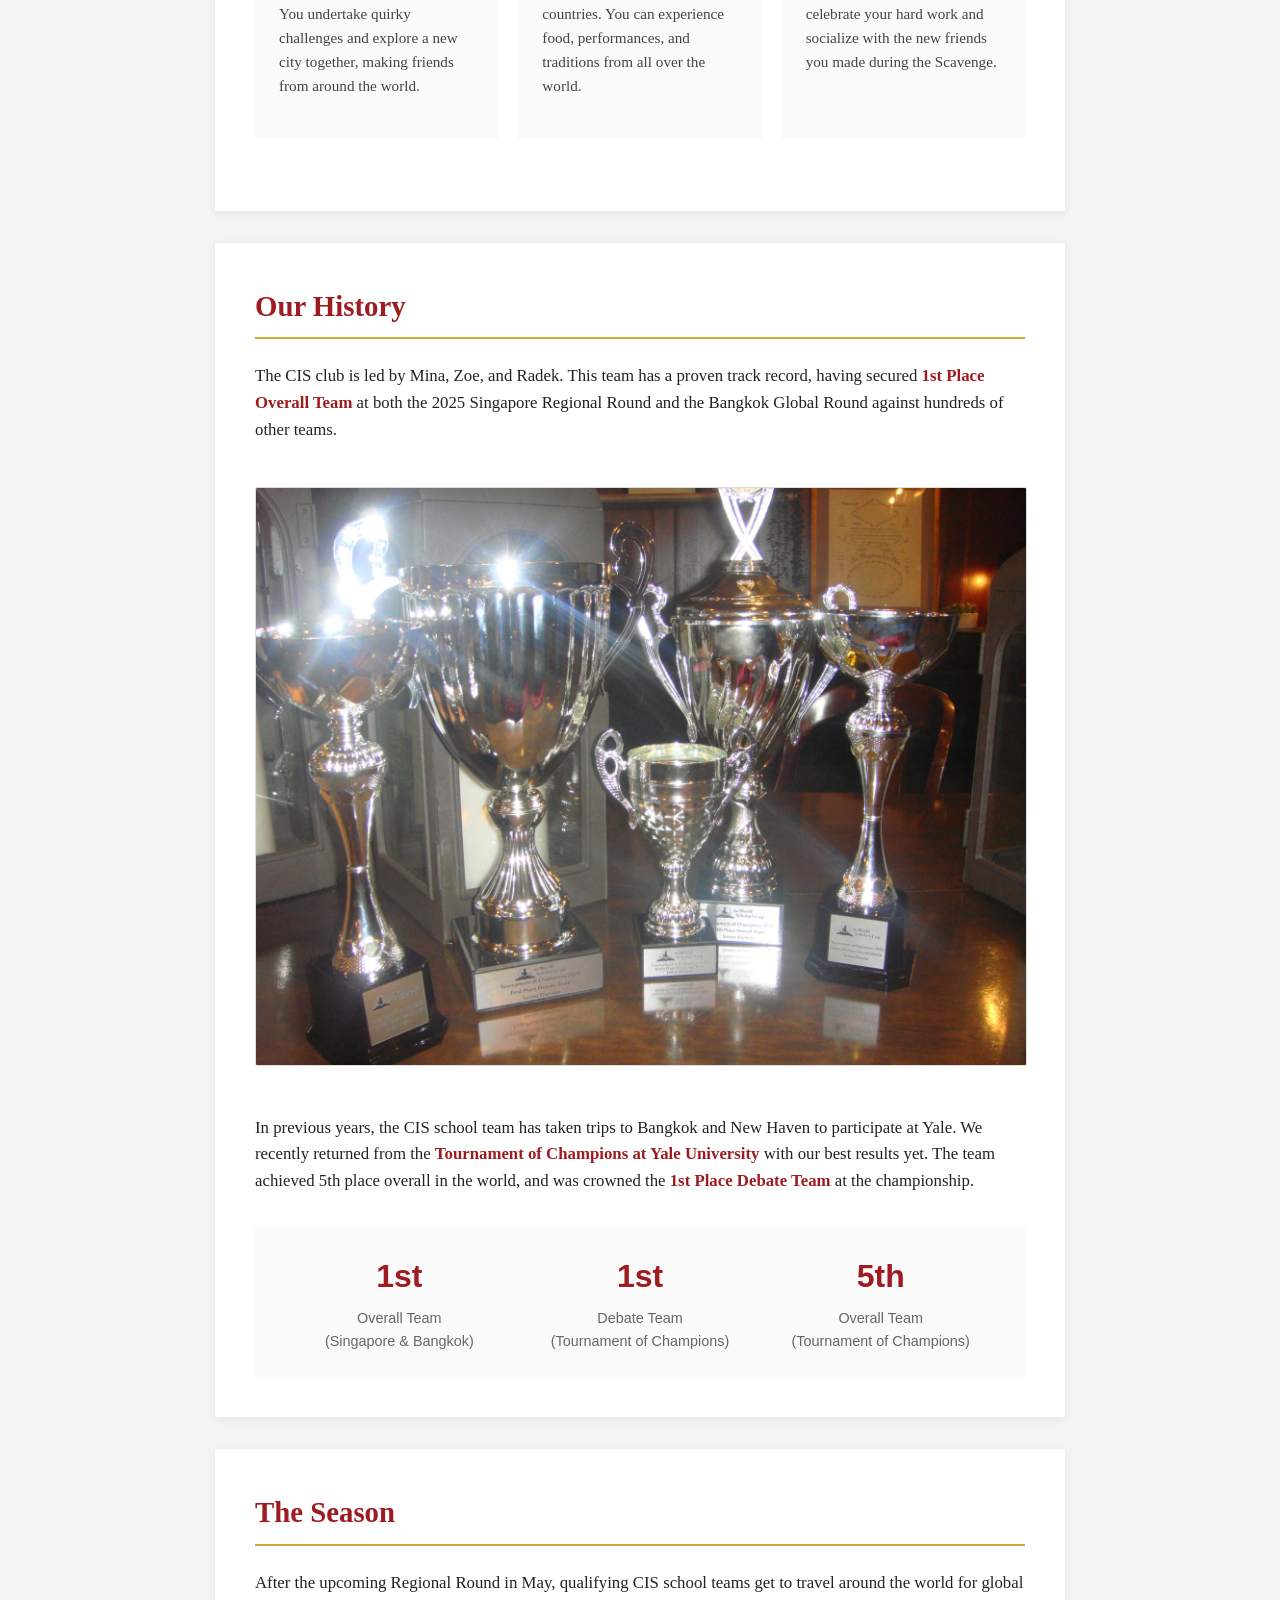
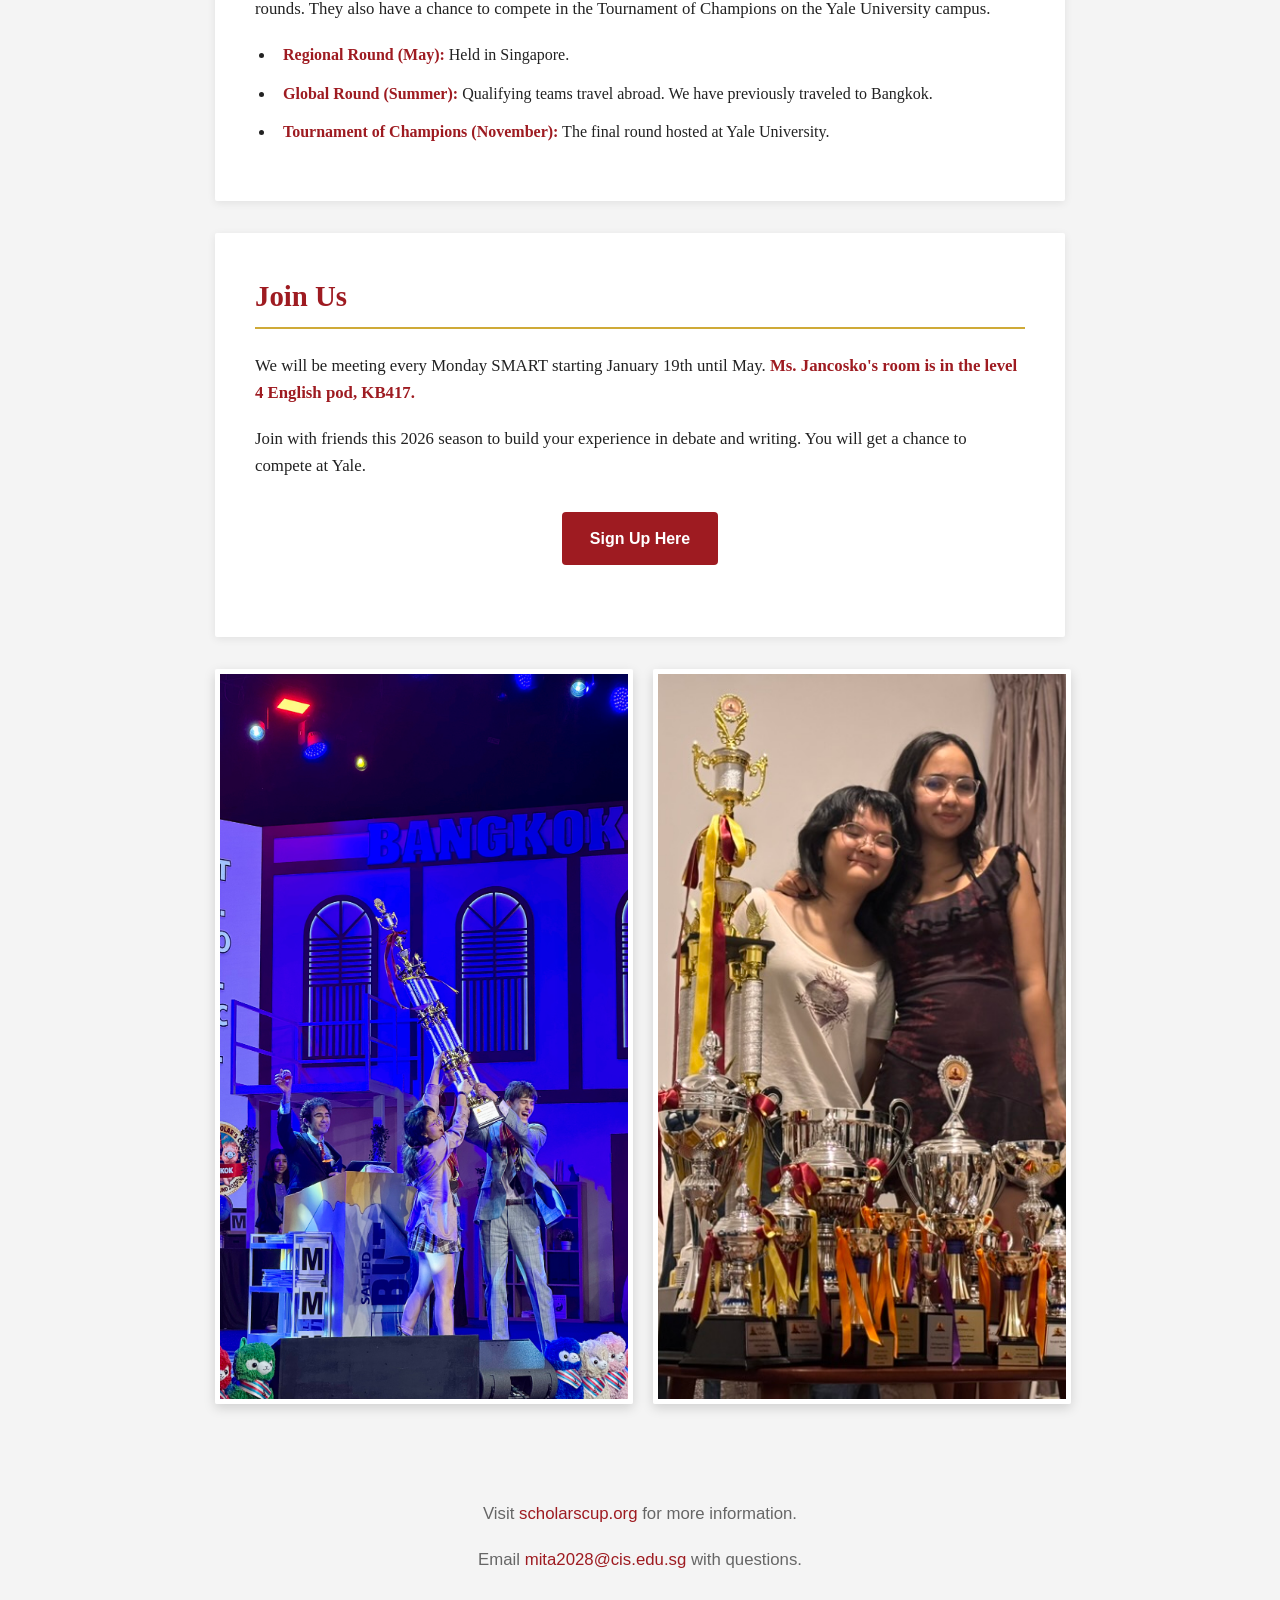
<file: wsc.html>
<!DOCTYPE html>
<html lang="en">
<head>
    <!-- Google tag (gtag.js) -->
<script async src="https://www.googletagmanager.com/gtag/js?id=G-MPYQN17QH8"></script>
<script>
  window.dataLayer = window.dataLayer || [];
  function gtag(){dataLayer.push(arguments);}
  gtag('js', new Date());

  gtag('config', 'G-MPYQN17QH8');
</script>
    <meta charset="UTF-8">
    <meta name="viewport" content="width=device-width, initial-scale=1.0">
    <title>CIS World Scholar's Cup 2026</title>
    <style>
        :root {
            /* Palette */
            --cis-red: #9e1b21; 
            --wsc-gold: #cfaa38;
            --bg-cream: #fafafa;
            --text-dark: #222;
            --text-light: #444;
            --global-badge: #2c3e50;
        }

        body {
            /* Academic Serif Font */
            font-family: Georgia, 'Times New Roman', Times, serif;
            margin: 0;
            padding: 0;
            line-height: 1.6;
            color: var(--text-dark);
            background-color: #f4f4f4;
        }

        /* Header */
        header {
            background-color: var(--cis-red);
            color: #fff;
            padding: 4rem 2rem 5rem 2rem;
            text-align: center;
        }

        header h1 {
            margin: 0;
            font-size: 3rem;
            letter-spacing: 1px;
        }

        header p {
            font-size: 1.2rem;
            margin-top: 1rem;
            color: #f0f0f0;
            font-family: Arial, sans-serif;
        }

        /* Main Layout */
        .container {
            max-width: 850px;
            margin: -3rem auto 2rem auto; /* Overlaps header */
            padding: 0 2rem;
            position: relative;
        }

        /* Sections */
        section {
            background: #fff;
            padding: 2.5rem;
            margin-bottom: 2rem;
            border-radius: 2px;
            box-shadow: 0 2px 8px rgba(0,0,0,0.08);
        }

        h2 {
            color: var(--cis-red);
            font-size: 1.8rem;
            margin-top: 0;
            border-bottom: 2px solid var(--wsc-gold);
            padding-bottom: 0.5rem;
            margin-bottom: 1.5rem;
        }

        h3.subsection-header {
            color: var(--text-dark);
            font-size: 1.4rem;
            margin-top: 2rem;
            margin-bottom: 1rem;
            font-family: Arial, sans-serif;
            text-transform: uppercase;
            letter-spacing: 1px;
        }

        p {
            margin-bottom: 1.2rem;
            font-size: 1.05rem;
        }

        /* Images */
        .hero-img {
            width: 50%;
            height: auto;
            display: block;
            border-radius: 2px;
            box-shadow: 0 4px 12px rgba(0,0,0,0.15);
            margin: 0 auto 2rem auto;
            border: 5px solid #fff;
        }

        .inline-img {
            width: 100%;
            border-radius: 2px;
            margin: 1.5rem 0;
            border: 1px solid #ddd;
        }

        /* Footer Images Container */
        .footer-images {
            display: flex;
            justify-content: space-between;
            gap: 20px;
            margin-top: 2rem;
        }

        .footer-images img {
            width: 48%;
            height: auto;
            border-radius: 2px;
            box-shadow: 0 4px 12px rgba(0,0,0,0.15);
            border: 5px solid #fff;
            object-fit: cover;
        }

        /* Event Grid */
        .grid {
            display: grid;
            grid-template-columns: repeat(auto-fit, minmax(220px, 1fr));
            gap: 20px;
            margin-bottom: 2rem;
        }

        .card {
            background: var(--bg-cream);
            padding: 1.5rem;
            border-top: 3px solid var(--cis-red);
            position: relative;
            display: flex;
            flex-direction: column;
        }

        .card h3 {
            margin-top: 0;
            font-size: 1.2rem;
            color: var(--text-dark);
            font-family: Arial, sans-serif;
            font-weight: bold;
        }

        .card p {
            font-size: 0.95rem;
            margin-bottom: 1rem;
            color: var(--text-light);
            flex-grow: 1; 
        }

        /* Badge for Global Events */
        .global-badge {
            display: inline-block;
            background-color: var(--global-badge);
            color: #fff;
            font-size: 0.7rem;
            padding: 2px 6px;
            border-radius: 3px;
            font-family: Arial, sans-serif;
            text-transform: uppercase;
            margin-bottom: 0.5rem;
            align-self: flex-start;
        }

        /* Resource Button */
        .resource-btn {
            display: block;
            width: 100%;
            background-color: #4a4a4a;
            color: #fff;
            text-align: center;
            padding: 12px 0;
            border-radius: 4px;
            text-decoration: none;
            font-family: Arial, sans-serif;
            font-weight: bold;
            font-size: 0.9rem;
            margin-top: 10px;
            transition: background 0.2s;
            box-sizing: border-box;
        }

        .resource-btn:hover {
            background-color: var(--cis-red);
        }

        /* Stats Row */
        .stats-row {
            display: flex;
            justify-content: space-between;
            margin-top: 2rem;
            background-color: var(--bg-cream);
            padding: 1.5rem;
        }

        .stat {
            text-align: center;
            flex: 1;
        }

        .stat span {
            display: block;
            font-size: 2rem;
            font-weight: bold;
            color: var(--cis-red);
            font-family: Arial, sans-serif;
        }

        .stat label {
            display: block;
            font-size: 0.9rem;
            color: #666;
            font-family: Arial, sans-serif;
            margin-top: 5px;
        }

        /* Lists */
        ul.simple-list li {
            margin-bottom: 0.8rem;
            padding-left: 0.5rem;
        }
        
        strong {
            color: var(--cis-red);
        }

        /* CTA Button */
        .cta-container {
            text-align: center;
            margin: 2rem 0;
        }

        .cta-button {
            display: inline-block;
            background-color: var(--cis-red);
            color: #fff;
            padding: 14px 28px;
            text-decoration: none;
            font-family: Arial, sans-serif;
            font-weight: bold;
            border-radius: 4px;
            transition: background 0.2s;
        }

        .cta-button:hover {
            background-color: #7a1317;
        }

        /* Footer */
        footer {
            text-align: center;
            padding: 3rem;
            color: #666;
            font-size: 0.9rem;
            font-family: Arial, sans-serif;
        }
        
        footer a { color: var(--cis-red); text-decoration: none; }

        @media (max-width: 600px) {
            header h1 { font-size: 2.2rem; }
            .stats-row { flex-direction: column; gap: 20px; }
            .hero-img { width: 90%; }
            .footer-images { flex-direction: column; }
            .footer-images img { width: 100%; margin-bottom: 1rem; }
        }
    </style>
</head>
<body>

<header>
    <h1>World Scholar's Cup</h1>
    <p>Debate, Writing, and Global Community</p>
</header>

<div class="container">
    
    <img src="assets/img/wsc1.jpg" alt="Students at World Scholar's Cup" class="hero-img">

    <section>
        <h2>Overview</h2>
        <p>
            World Scholar's Cup is a competition for scholars to demonstrate their skills and connect with other students. It is one of the most fun extracurricular competitions available. You compete in a team of three to explore a specific theme that changes every year. The curriculum covers subjects ranging from Science and History to Literature and The Arts.
        </p>
    </section>

    <section>
        <h2>Essential Links</h2>
        <p>Access the key resources you need to succeed this season and stay connected with the team.</p>
        
        <div class="grid">
            <div class="card">
                <h3>Debate Guide</h3>
                <p>Master the art of WSC debate with our comprehensive team guide. It covers structure, strategy, and tips for high scores.</p>
                <a href="https://docs.google.com/document/d/1tyEY_zrMPZfjoFO0DhBzn-l811kLu2XqoVzhEj1DFqQ/edit?usp=sharing" target="_blank" class="resource-btn">View Debate Guide</a>
            </div>
            <div class="card">
                <h3>2026 Guiding Questions</h3>
                <p>Explore the 2026 Theme. These official guiding questions cover the curriculum for this year's syllabus across all subjects.</p>
                <a href="https://themes.scholarscup.org/#/themes/2026/guidingquestions" target="_blank" class="resource-btn">View Syllabus</a>
            </div>
            <div class="card">
                <h3>Team Group Chat</h3>
                <p>Join the official CIS WSC Google Chat space. This is where we post announcements, find teammates, and coordinate meetings.</p>
                <a href="https://mail.google.com/mail/u/0/#chat/space/AAQAIaQJ23A" target="_blank" class="resource-btn">Join Group Chat</a>
            </div>
        </div>
    </section>

    <section>
        <h2>The Academic Events</h2>
        <p>Every round features four competitive events that count toward your team's score.</p>
        
        <div class="grid">
            <div class="card">
                <h3>Team Debate</h3>
                <p>You collaborate with your team to argue motions on global issues. You will debate three times per round.</p>
            </div>
            <div class="card">
                <h3>Collaborative Writing</h3>
                <p>You will be given six prompts. Each teammate picks one to write a persuasive essay on.</p>
            </div>
            <div class="card">
                <h3>Scholar's Bowl</h3>
                <p>This is a multimedia team quiz. You race against the clock and other teams to solve analytical questions.</p>
            </div>
            <div class="card">
                <h3>Scholar's Challenge</h3>
                <p>A multiple-choice exam where you can select multiple answers if you are not sure.</p>
            </div>
        </div>
    </section>

    <section>
        <h2>Community Events</h2>
        <p>World Scholar's Cup is distinct because of its community. These events are designed to help you meet scholars from other schools and countries.</p>

        <div class="grid">
            <div class="card">
                <h3>Debate Showcase</h3>
                <p>The top speakers from the round form new mixed teams. They debate a new motion in front of the entire community. Audience members can even volunteer to join the panel.</p>
            </div>
            <div class="card">
                <h3>Scholar's Show</h3>
                <p>An optional talent (or untalent) show. Whether you are solving a Rubik's Cube with your feet or singing along to pop songs, this is a chance to perform for the community.</p>
            </div>
        </div>

        <h3 class="subsection-header">Global Round Exclusives</h3>
        <p>The following events take place only at the Global Rounds and the Tournament of Champions.</p>

        <div class="grid">
            <div class="card">
                <span class="global-badge">Global Only</span>
                <h3>Scholar's Scavenge</h3>
                <p>You are teamed up with 14 scholars from other countries. You undertake quirky challenges and explore a new city together, making friends from around the world.</p>
            </div>
            <div class="card">
                <span class="global-badge">Global Only</span>
                <h3>Scholar's Fair</h3>
                <p>A cultural fair where schools set up booths representing their countries. You can experience food, performances, and traditions from all over the world.</p>
            </div>
             <div class="card">
                <span class="global-badge">Global Only</span>
                <h3>Scholar's Ball</h3>
                <p>The rounds conclude with a dance. It is a chance to celebrate your hard work and socialize with the new friends you made during the Scavenge.</p>
            </div>
        </div>
    </section>

    <section>
        <h2>Our History</h2>
        <p>
            The CIS club is led by Mina, Zoe, and Radek. This team has a proven track record, having secured <strong>1st Place Overall Team</strong> at both the 2025 Singapore Regional Round and the Bangkok Global Round against hundreds of other teams.
        </p>
        
        <img src="assets/img/wsc3.jpg" alt="Tournament of Champions at Yale" class="inline-img">
        
        <p>
            In previous years, the CIS school team has taken trips to Bangkok and New Haven to participate at Yale. We recently returned from the <strong>Tournament of Champions at Yale University</strong> with our best results yet. The team achieved 5th place overall in the world, and was crowned the <strong>1st Place Debate Team</strong> at the championship.
        </p>

        <div class="stats-row">
            <div class="stat">
                <span>1st</span>
                <label>Overall Team<br>(Singapore & Bangkok)</label>
            </div>
            <div class="stat">
                <span>1st</span>
                <label>Debate Team<br>(Tournament of Champions)</label>
            </div>
            <div class="stat">
                <span>5th</span>
                <label>Overall Team<br>(Tournament of Champions)</label>
            </div>
        </div>
    </section>

    <section>
        <h2>The Season</h2>
        <p>After the upcoming Regional Round in May, qualifying CIS school teams get to travel around the world for global rounds. They also have a chance to compete in the Tournament of Champions on the Yale University campus.</p>
        <ul class="simple-list" style="list-style-type: disc; padding-left: 20px;">
            <li><strong>Regional Round (May):</strong> Held in Singapore.</li>
            <li><strong>Global Round (Summer):</strong> Qualifying teams travel abroad. We have previously traveled to Bangkok.</li>
            <li><strong>Tournament of Champions (November):</strong> The final round hosted at Yale University.</li>
        </ul>
    </section>

    <section>
        <h2>Join Us</h2>
        <p>
            We will be meeting every Monday SMART starting January 19th until May. 
            <strong>Ms. Jancosko's room is in the level 4 English pod, KB417.</strong>
        </p>
        <p>
            Join with friends this 2026 season to build your experience in debate and writing. You will get a chance to compete at Yale.
        </p>
        
        <div class="cta-container">
            <a href="https://forms.gle/gksqQst13AsAzi8w9" target="_blank" class="cta-button">Sign Up Here</a>
        </div>
    </section>

    <div class="footer-images">
        <img src="assets/img/wsc2.jpg" alt="CIS Team Community">
        <img src="assets/img/wsc4.jpg" alt="WSC Experience">
    </div>

</div>

<footer>
    <p>Visit <a href="https://scholarscup.org/" target="_blank">scholarscup.org</a> for more information.</p>
    <p>Email <a href="mailto:mita2028@cis.edu.sg">mita2028@cis.edu.sg</a> with questions.</p>
</footer>

</body>
</html>
</file>
<file: css/style.css>
/* --- 0. PROGRESSIVE LOADING --- */
@import url('loading.css');

/* --- 1. VARIABLES (STEALTH NAVY THEME) --- */
:root {
    /* BRAND COLORS */
    --primary-color: #FF5722;   /* Safety Orange (Highlights) */
    
    /* DARK MODE PALETTE */
    --bg-body: #020617;         /* Almost Black (Main Background) */
    --bg-card: #0F172A;         /* Deep Slate (Card Background) */
    --bg-nav:  rgba(2, 6, 23, 0.95); /* Semi-transparent Nav */
    
    /* TEXT COLORS */
    --text-main: #F8FAFC;       /* White (Headings) */
    --text-muted: #94A3B8;      /* Grey (Paragraphs) */
    
    /* STATUS COLORS */
    --success-color: #10B981;
    --danger-color: #EF4444;
    --group-color: #3B82F6;

    /* ALIASES */
    --bg-dark: var(--bg-body);

    /* BORDERS */
    --border-color: rgba(255, 255, 255, 0.1); /* Subtle white lines */

    /* FONTS */
    --font-body: 'Inter', sans-serif;
}

/* --- 2. RESET & BASE --- */
* {
    margin: 0;
    padding: 0;
    box-sizing: border-box;
}

body {
    font-family: var(--font-body);
    color: var(--text-muted);
    line-height: 1.6;
    background-color: var(--bg-body);
    overflow-x: hidden;
}

/* SCROLL LOCK CLASS (Added by JS during animation) */
body.noscroll {
    overflow: hidden;
}

h1, h2, h3, h4 {
    color: var(--text-main);
}

/* --- 3. UTILITIES --- */
.container {
    max-width: 1200px;
    margin: 0 auto;
    padding: 0 20px;
}

/* --- 4. NAVIGATION (DARK GLASS) --- */
nav {
    display: flex;
    justify-content: space-between;
    align-items: center;
    padding: 20px 5%;
    background-color: var(--bg-nav);
    backdrop-filter: blur(10px);
    border-bottom: 1px solid var(--border-color);
    position: sticky;
    top: 0;
    z-index: 1000;
}

nav .logo {
    font-weight: 800;
    font-size: 1.5rem;
    color: var(--text-main);
    letter-spacing: -1px;
}

nav ul {
    list-style: none;
    display: flex;
    gap: 30px;
}

nav a {
    text-decoration: none;
    color: var(--text-muted);
    font-weight: 600;
    font-size: 0.95rem;
    transition: color 0.3s;
}

nav a:hover, nav a.active {
    color: var(--primary-color);
}

nav .btn-nav {
    background-color: var(--primary-color);
    color: white;
    padding: 8px 16px;
    border-radius: 4px;
}

nav .btn-nav:hover {
    background-color: #e64a19;
}

/* Hamburger Icon (White) */
.hamburger {
    display: none;
    cursor: pointer;
    flex-direction: column;
    gap: 5px;
    background: none;
    border: none;
    padding: 0;
}
.hamburger span {
    display: block;
    width: 25px;
    height: 3px;
    background-color: var(--text-main);
    border-radius: 3px;
}

/* --- 5. HERO SECTIONS --- */
header.hero, header.hero-home {
    background-image: linear-gradient(rgba(2, 6, 23, 0.85), rgba(2, 6, 23, 0.7)), url('../assets/img/hero.png');
    background-size: cover;
    background-position: center;
    background-repeat: no-repeat;
    color: white;
    padding: 120px 20px;
    text-align: center;
    border-bottom: none; /* REMOVED BORDER */
}

/* Fullscreen Hero specific */
header.hero-home {
    /* Reduced height so the next section peeks through */
    min-height: 70vh; 
    height: auto;
    display: flex;
    flex-direction: column;
    justify-content: center;
    align-items: center;
    position: relative;
    text-shadow: 0 4px 15px rgba(0,0,0,0.8);
    padding-top: 100px;
    padding-bottom: 100px;
}

header.hero h1, header.hero-home h1 {
    font-size: 3.5rem;
    line-height: 1.1;
    margin-bottom: 20px;
    font-weight: 800;
    color: white;
}

header.hero p, header.hero-home p {
    font-size: 1.2rem;
    opacity: 0.9;
    margin-bottom: 40px;
    color: #cbd5e1;
}

.hero-btns {
    display: flex;
    justify-content: center;
    gap: 15px;
}

/* --- SCROLL INDICATOR (BOUNCING) --- */
.scroll-indicator {
    position: absolute;
    bottom: 100px; /* Moved up slightly */
    left: 50%;
    transform: translateX(-50%);
    
    font-family: 'Courier Prime', monospace;
    font-size: 1.1rem; /* Larger font */
    font-weight: 700;  /* Bolder */
    color: var(--primary-color);
    
    opacity: 0; /* JS fades this in */
    cursor: pointer;
    text-shadow: 0 2px 10px rgba(0,0,0,0.8);
    letter-spacing: 1px;
    
    z-index: 100;
    pointer-events: auto;
    
    /* Bounce Animation */
    animation: bounce 2s infinite;
}

@keyframes bounce {
    0%, 20%, 50%, 80%, 100% {transform: translateX(-50%) translateY(0);}
    40% {transform: translateX(-50%) translateY(-15px);} /* Higher jump */
    60% {transform: translateX(-50%) translateY(-7px);}
}

.hero-label {
    position: absolute;
    bottom: 20px;
    right: 30px;
    font-family: 'Courier New', monospace;
    font-size: 0.8rem;
    color: rgba(255, 255, 255, 0.6);
    letter-spacing: 1px;
    text-transform: uppercase;
}

/* --- 6. BUTTONS --- */
.btn {
    display: inline-block;
    padding: 14px 35px;
    background-color: var(--primary-color);
    color: white;
    text-decoration: none;
    border-radius: 6px;
    font-weight: bold;
    border: 1px solid var(--primary-color);
    transition: all 0.2s ease;
}
.btn:hover { background-color: #e64a19; }

.btn-outline {
    background-color: transparent;
    color: white;
    border: 1px solid rgba(255,255,255,0.3);
}
.btn-outline:hover {
    border-color: white;
    background-color: rgba(255,255,255,0.05);
}

/* --- 7. SECTIONS (ALL DARK) --- */
section {
    padding: 100px 0;
    border-bottom: none; /* REMOVED BORDER */
}

/* Alternating dark shades */
section:nth-child(odd) { background-color: var(--bg-body); }
section:nth-child(even) { background-color: #050b1d; }

section h2 {
    font-size: 2.5rem;
    margin-bottom: 10px;
    color: var(--text-main);
}

p.lead {
    font-size: 1.2rem;
    color: var(--text-muted);
    max-width: 700px;
    margin-bottom: 50px;
}

/* --- 8. CARDS (DARK UI) --- */
.grid-2 {
    display: grid;
    grid-template-columns: 1fr 1fr;
    gap: 40px;
    margin-top: 40px;
    width: 100%;
}

.features-grid {
    display: grid;
    grid-template-columns: repeat(auto-fit, minmax(300px, 1fr));
    gap: 30px;
    margin-top: 40px;
    width: 100%;
}

.card, .feature, .product-card {
    background: var(--bg-card);
    padding: 30px;
    border-radius: 8px;
    border: 1px solid var(--border-color);
    color: var(--text-muted);
    box-shadow: 0 4px 20px rgba(0,0,0,0.2); /* Dark shadow */
}

.feature h3, .card h3 {
    margin-bottom: 15px;
    color: var(--text-main);
    font-size: 1.3rem;
}

/* --- 9. FOOTER --- */
footer {
    background-color: #020617;
    color: var(--text-muted);
    text-align: center;
    padding: 60px 20px;
    font-size: 0.9rem;
    border-top: none; /* REMOVED BORDER */
}

/* --- 10. TABLES (DARK MODE) --- */
.comparison-table, .software-table, .spec-table {
    width: 100%;
    border-collapse: collapse;
    margin-top: 30px;
    background: var(--bg-card);
    border: 1px solid var(--border-color);
    border-radius: 8px;
    overflow: hidden;
}

.comparison-table th, .software-table th {
    background-color: #1e293b;
    color: white;
    padding: 15px 20px;
    text-align: left;
    font-weight: 600;
}

.comparison-table td, .software-table td, .spec-table td {
    padding: 15px 20px;
    border-bottom: 1px solid var(--border-color);
    color: var(--text-muted);
}

/* Spec Table Specifics */
.spec-table {
    font-family: 'Courier Prime', monospace;
    font-size: 0.9rem;
    margin-top: 20px;
    background: transparent; /* Override card background if needed, or keep consistent */
    border: none;
    box-shadow: none;
}
.spec-table td:first-child {
    font-weight: 700;
    color: var(--primary-color);
    width: 30%;
}

/* --- 11. ANIMATIONS --- */
.reveal {
    opacity: 0;
    transform: translateY(30px);
    transition: all 0.8s ease-out;
}
.reveal.active {
    opacity: 1;
    transform: translateY(0);
}

/* --- 12. SPECIFIC OVERRIDES & UTILITIES --- */

/* GLASSMORPHISM CARD STYLE */
.glass-card {
    background: rgba(15, 23, 42, 0.65); /* Dark blue tint */
    backdrop-filter: blur(12px); /* The "Glass" blur */
    -webkit-backdrop-filter: blur(12px);
    border: 1px solid rgba(255, 255, 255, 0.08);
    border-radius: 12px;
    padding: 30px;
    transition: all 0.3s ease;
    position: relative;
    overflow: hidden;
    box-shadow: 0 4px 30px rgba(0, 0, 0, 0.2);
}

.glass-card:hover {
    transform: translateY(-5px);
    border-color: rgba(255, 87, 34, 0.5); /* Orange border on hover */
    box-shadow: 0 10px 40px rgba(255, 87, 34, 0.15);
}

/* WAVE & NETWORK CANVAS */
.anim-canvas {
    position: absolute; top: 0; left: 0; width: 100%; height: 100%;
    z-index: 0; pointer-events: none; opacity: 0.5;
}

/* Fix Product Card Images for Dark Mode */
.product-img-container, .product-img-placeholder {
    background-color: #0f172a !important;
    border-bottom: 1px solid var(--border-color) !important;
}

/* Ensure Global Impact stays dark */
#impact {
    background-color: var(--bg-body) !important;
    border-top: none; /* REMOVED BORDER */
}

/* --- 13. MOBILE RESPONSIVENESS --- */
@media (max-width: 768px) {
    /* Menu Fixes */
    .hamburger { display: flex; }
    
    nav ul {
        display: flex;
        flex-direction: column;
        width: 100%;
        position: absolute;
        top: 70px;
        left: 0;
        background-color: var(--bg-card); /* Dark menu background */
        box-shadow: 0 10px 20px rgba(0,0,0,0.5);
        border-top: 1px solid var(--border-color);
        border-bottom: 1px solid var(--border-color);

        /* Animation Props */
        max-height: 0;
        opacity: 0;
        overflow: hidden;
        padding: 0 20px; /* Padding animated via height or kept 0 when closed */
        transition: all 0.4s ease-in-out;
        pointer-events: none; /* Prevent clicks when closed */
    }
    nav ul.active {
        max-height: 500px;
        opacity: 1;
        padding: 20px;
        pointer-events: auto;
    }

    /* Text Sizing */
    header.hero h1, header.hero-home h1 { 
        font-size: 2.5rem !important;
        line-height: 1.2 !important;
    }
    
    /* Layout */
    .grid-2, .features-grid { grid-template-columns: 1fr; }
    section { padding: 60px 0; }
    
    /* Tables & Code Blocks (Prevent Overflow) */
    .comparison-table, .software-table { min-width: 600px; }
    div[style*="overflow-x: auto"] { 
        width: 100%; 
        overflow-x: auto; 
    }
    .code-block, .tech-diagram, .tech-compare {
        max-width: 100vw;
        overflow-x: auto !important;
        white-space: nowrap; 
    }
    .code-block { white-space: pre-wrap !important; }

    /* Hiding Elements */
    .hero-label, .scroll-indicator { display: none !important; }
}


/* =========================================================================
/* --- 14. MISSION PAGE OVERHAUL STYLES --- */

/* Mission Hero */
.mission-hero {
    position: relative;
    height: 100vh;
    width: 100%;
    display: flex;
    flex-direction: column;
    justify-content: center;
    align-items: center;
    text-align: center;
    overflow: hidden;
    padding: 0 20px;
}

.hero-bg-img {
    position: absolute;
    top: 0;
    left: 0;
    width: 100%;
    height: 100%;
    object-fit: cover;
    z-index: 0;
    /* Removed brightness filter here, handled by overlay */
}

.hero-overlay {
    position: absolute;
    top: 0;
    left: 0;
    width: 100%;
    height: 100%;
    background: rgba(2, 6, 23, 0.7); /* Dark overlay */
    z-index: 1;
}

.hero-content {
    position: relative;
    z-index: 5;
    max-width: 900px;
}

.tagline {
    color: var(--primary-color);
    font-family: 'Courier Prime', monospace;
    margin-bottom: 20px;
    letter-spacing: 2px;
    font-weight: 700;
    text-transform: uppercase;
    font-size: 1rem;
    text-shadow: 0 2px 10px rgba(0,0,0,0.5);
}

.mission-title {
    font-size: clamp(3.5rem, 8vw, 6rem);
    line-height: 1.1;
    margin-bottom: 30px;
    font-weight: 800;
    color: white;
    text-shadow: 0 4px 30px rgba(0,0,0,0.8);
    letter-spacing: -2px;
}

.mission-lead {
    font-size: clamp(1.2rem, 3vw, 1.8rem);
    opacity: 0.9;
    color: #e2e8f0;
    max-width: 800px;
    margin: 0 auto;
    line-height: 1.5;
    text-shadow: 0 2px 20px rgba(0,0,0,0.8);
}

/* Statement Section */
.statement-section {
    background-color: var(--bg-body);
    padding: 120px 0;
    display: flex;
    justify-content: center;
}

.statement-card {
    max-width: 900px;
    margin: 0 auto;
    border-top: 4px solid var(--primary-color); /* Accent top border */
    background: rgba(15, 23, 42, 0.4); /* More transparent glass */
}

.statement-heading {
    color: white;
    font-size: 2.5rem;
    margin-bottom: 30px;
    font-weight: 700;
    text-align: center;
}

.statement-body {
    color: #94a3b8;
    font-size: 1.15rem;
    line-height: 1.8;
    text-align: left;
}

.statement-body p {
    margin-bottom: 25px;
}

.highlight-text {
    font-size: 1.4rem;
    color: #cbd5e1;
    border-left: 3px solid var(--primary-color);
    padding-left: 20px;
    margin: 40px 0;
    font-weight: 300;
    font-style: italic;
}

/* Timeline Polish */
.timeline {
    padding: 60px 0;
}
.timeline-item .content {
    background: var(--bg-card);
    border: 1px solid rgba(255,255,255,0.05);
    box-shadow: 0 10px 30px rgba(0,0,0,0.2);
}
.timeline-item:hover .content {
    border-color: rgba(255, 87, 34, 0.5);
    transform: translateY(-5px);
    box-shadow: 0 20px 40px rgba(255, 87, 34, 0.1);
}

/* Mission CTA */
.cta-section-mission {
    background: linear-gradient(180deg, var(--bg-body) 0%, #0f172a 100%);
    padding: 100px 20px;
    border-top: 1px solid var(--border-color);
}

.mission-cta-grid {
    display: grid;
    grid-template-columns: 1fr 1fr;
    gap: 60px;
    align-items: center;
    max-width: 1100px;
    margin: 0 auto;
}

.mission-cta-text {
    text-align: left;
}

.mission-cta-visual {
    position: relative;
    border-radius: 12px;
    overflow: hidden;
    box-shadow: 0 20px 50px rgba(0,0,0,0.5);
    border: 1px solid rgba(255,255,255,0.1);
    /* Constraint for image size */
    max-width: 450px;
    margin: 0 auto;
}

.mission-cta-img {
    width: 100%;
    height: auto;
    display: block;
    filter: brightness(0.9);
}

.cta-heading {
    font-size: clamp(2rem, 5vw, 3.5rem);
    margin-bottom: 30px;
    color: white;
}

.cta-text {
    color: #94a3b8;
    font-size: 1.2rem;
    line-height: 1.6;
    margin-bottom: 40px;
    max-width: 100%;
}

@media (max-width: 900px) {
    .mission-cta-grid {
        grid-template-columns: 1fr;
        text-align: center;
        gap: 40px;
    }

    .mission-cta-text {
        text-align: center;
        order: 1; /* Text first */
    }

    .mission-cta-visual {
        order: 2; /* Image second */
        max-width: 100%;
    }
}

.btn-large-glow {
    padding: 20px 50px;
    font-size: 1.2rem;
    background: var(--primary-color);
    color: white;
    text-decoration: none;
    border-radius: 6px;
    font-weight: 800;
    text-transform: uppercase;
    letter-spacing: 1px;
    box-shadow: 0 0 20px rgba(255, 87, 34, 0.4);
    transition: all 0.3s ease;
    display: inline-block;
}

.btn-large-glow:hover {
    background: #ff7043;
    box-shadow: 0 0 40px rgba(255, 87, 34, 0.6);
    transform: scale(1.05);
}


/* --- 15. NEW AEGIS ANIMATION STYLES (Fixed: Direct to Map + Spacing)
========================================================================= */

header.aegis-intro {
    height: 100vh; 
    width: 100vw;
    position: relative; 
    background-color: #020617;
    border-bottom: none; /* REMOVED BORDER */
    overflow: hidden;
    display: flex;
    justify-content: center;
    align-items: center;
}

/* Stage: Forces 16:9 ratio but scales up to COVER the viewport */
#hero-stage {
    position: absolute;
    width: 100vw;
    height: 56.25vw; /* Base 16:9 */
    min-height: 100vh;
    min-width: 177.78vh; /* 16:9 ratio relative to height */
    top: 50%; left: 50%;
    transform: translate(-50%, -50%);
    z-index: 10;
}

/* Background Map */
.bg-map-container { position: absolute; top: 0; left: 0; width: 100%; height: 100%; z-index: 0; }
#city-map {
    width: 100%; height: 100%; 
    object-fit: cover; 
    transform: scale(3);
    filter: blur(4px) invert(1) hue-rotate(180deg) brightness(0.8);
    opacity: 0.5;
}

/* --- Device Wrappers (Animated by GSAP) --- */
.device {
    position: absolute;
    top: 50%; left: 50%;
    transform: translate(-50%, -50%);
    will-change: transform, opacity;
    z-index: 10; 
    display: flex;
    justify-content: center;
    align-items: center;
}

/* Hero Node Specific Wrapper - Increased size to 48vw */
#hero-node-wrapper { 
    width: 48vw; 
    z-index: 15; 
    top: 38%; 
    left: 51%;
}

/* Secondary Device Wrappers */
.secondary-device {
    opacity: 0;
    transform: translate(-50%, -50%) scale(0);
}

/* Wrapper Sizing */
#hub-wrapper { width: 13vw; } 
.std-node-wrapper { width: 9.6vw; }
.repeater-wrapper { width: 6.5vw; } 
.handheld-wrapper { width: 6.75vw; }

/* --- Inner Images & PERMANENT OFFSETS (Your Config) --- */
.device-img {
    width: 100%;
    height: auto;
    display: block;
    filter: drop-shadow(0px 0px 15px rgba(255, 255, 255, 0.3));
}

.offset-rep { transform: translate(15%, 20%); }
.offset-hub { transform: translate(-5%, 10%); }
.offset-node { transform: translate(0, 0); }
#hero-node-wrapper .device-img { transform: translate(0, 0%); }
.offset-hand { transform: translate(-15%, -10%); }


/* SVG Lines */
#mesh-lines-svg {
    position: absolute; top: 0; left: 0; width: 100%; height: 100%;
    z-index: 5; 
    pointer-events: none;
    filter: drop-shadow(0px 0px 8px rgba(255, 255, 255, 0.6));
}
.mesh-line {
    fill: none; stroke: var(--primary-color); stroke-width: 2px;
    vector-effect: non-scaling-stroke;
    opacity: 0;
}

/* Animation Text Typography */
#hero-text-container {
    position: absolute;
    top: 72%;
    left: 50%;
    transform: translate(-50%, -50%);
    z-index: 20; 
    text-align: center; pointer-events: none;
    width: 100%; max-width: 1400px;
    display: flex; flex-direction: column; align-items: center; justify-content: center;
}

#hero-text-container h1 {
    color: #F8FAFC; font-weight: 700; font-size: 2.5vw; 
    margin-bottom: 0px; text-transform: uppercase; letter-spacing: 0.8em; 
    margin-left: 0.8em; text-shadow: 0 4px 20px rgba(0,0,0,0.9);
    line-height: 1; white-space: nowrap; 
}

#hero-text-container h2 {
    color: #F8FAFC; font-weight: 900; font-size: 13vw; 
    line-height: 0.85; margin-top: 0px; margin-bottom: 15px;
    text-transform: uppercase; letter-spacing: -0.02em;
    text-shadow: 0 4px 40px rgba(0,0,0,1);
}

#hero-text-container h3 {
    color: var(--primary-color); 
    font-weight: 700; font-size: 2vw;
    margin-top: 0; text-transform: uppercase;
    letter-spacing: 0.15em;
    text-shadow: 0 2px 10px rgba(0,0,0,0.8);
    opacity: 0.9;
    white-space: nowrap;
}

/* Animation Mobile Overrides */
@media (max-width: 768px) {
    #hero-node-wrapper { width: 60vw; }
    #hub-wrapper { width: 25vw; } 
    .std-node-wrapper { width: 18vw; } 
    .repeater-wrapper { width: 14vw; } 
    .handheld-wrapper { width: 12vw; }
    
    #hero-text-container h1 { font-size: 4vw; letter-spacing: 0.5em; margin-left: 0.5em; }
    #hero-text-container h2 { font-size: 18vw; }
    #hero-text-container h3 { font-size: 3.5vw; }
}
</file>
<file: css/contact.css>
/* --- CONTACT PAGE OVERRIDES --- */
.contact-link {
    display: flex;
    align-items: center;
    justify-content: space-between;
    background: rgba(255, 255, 255, 0.05);
    border: 1px solid var(--border-color);
    color: white;
    padding: 15px;
    border-radius: 8px;
    text-decoration: none;
    margin-bottom: 15px;
    transition: all 0.2s ease;
    text-align: left;
}

.contact-label {
    font-family: 'Inter', sans-serif;
    font-size: 0.95rem;
    font-weight: 600;
    flex-shrink: 0;
    margin-right: 15px;
}

.contact-email {
    font-family: 'Courier Prime', monospace;
    color: var(--primary-color);
    font-size: 0.9rem;
    word-break: break-all; /* Ensure email breaks on small screens */
    text-align: right;
}

@media (max-width: 500px) {
    .contact-link {
        flex-direction: column;
        align-items: flex-start;
        gap: 5px;
    }
    .contact-email {
        text-align: left;
    }
}
</file>
<file: css/mission.css>
/* TIMELINE STYLES */
.timeline {
    position: relative;
    max-width: 800px;
    margin: 0 auto;
    padding: 40px 0;
}

/* The Vertical Line */
.timeline::after {
    content: '';
    position: absolute;
    width: 4px;
    background-color: #334155;
    top: 0;
    bottom: 0;
    left: 50%;
    margin-left: -2px;
    border-radius: 2px;
}

.timeline-item {
    padding: 10px 40px;
    position: relative;
    background-color: inherit;
    width: 50%;
    box-sizing: border-box;
}

.left { left: 0; text-align: right; }
.right { left: 50%; text-align: left; }

/* The Dots */
.timeline-item::after {
    content: '';
    position: absolute;
    width: 20px;
    height: 20px;
    right: -10px;
    background-color: #0F172A;
    border: 4px solid var(--primary-color);
    top: 25px;
    border-radius: 50%;
    z-index: 1;
    transition: all 0.3s ease;
}

.right::after { left: -10px; }

.timeline-item:hover::after {
    background-color: var(--primary-color);
    box-shadow: 0 0 15px var(--primary-color);
}

.content {
    padding: 20px 30px;
    background-color: var(--bg-card);
    position: relative;
    border-radius: 8px;
    border: 1px solid rgba(255,255,255,0.1);
    transition: all 0.3s ease;
}

.timeline-item:hover .content {
    border-color: var(--primary-color);
    transform: translateY(-5px);
}

.year-tag {
    font-family: 'Courier Prime', monospace;
    color: var(--primary-color);
    font-weight: 700;
    font-size: 1.2rem;
    margin-bottom: 5px;
    display: block;
}

@media screen and (max-width: 768px) {
    .timeline::after { left: 31px; }
    .timeline-item { width: 100%; padding-left: 70px; padding-right: 25px; }
    .left { text-align: left; }
    .left::after, .right::after { left: 21px; }
    .right { left: 0%; }
}
</file>
<file: css/node-details.css>
/* Component List Styling */
.component-list {
    list-style: none;
    padding: 0;
    margin-top: 30px;
}
.component-list li {
    margin-bottom: 25px;
    padding-left: 60px;
    position: relative;
}
.component-list li::before {
    content: attr(data-number);
    position: absolute;
    left: 0;
    top: 0;
    font-family: 'Courier Prime', monospace;
    font-size: 1.8rem;
    color: var(--primary-color);
    font-weight: 700;
    line-height: 1;
}
.component-header {
    font-weight: 700;
    color: white;
    font-size: 1.1rem;
    margin-bottom: 5px;
    display: block;
}
.component-desc {
    color: #94a3b8;
    font-size: 0.9rem;
    line-height: 1.5;
}
</file>
